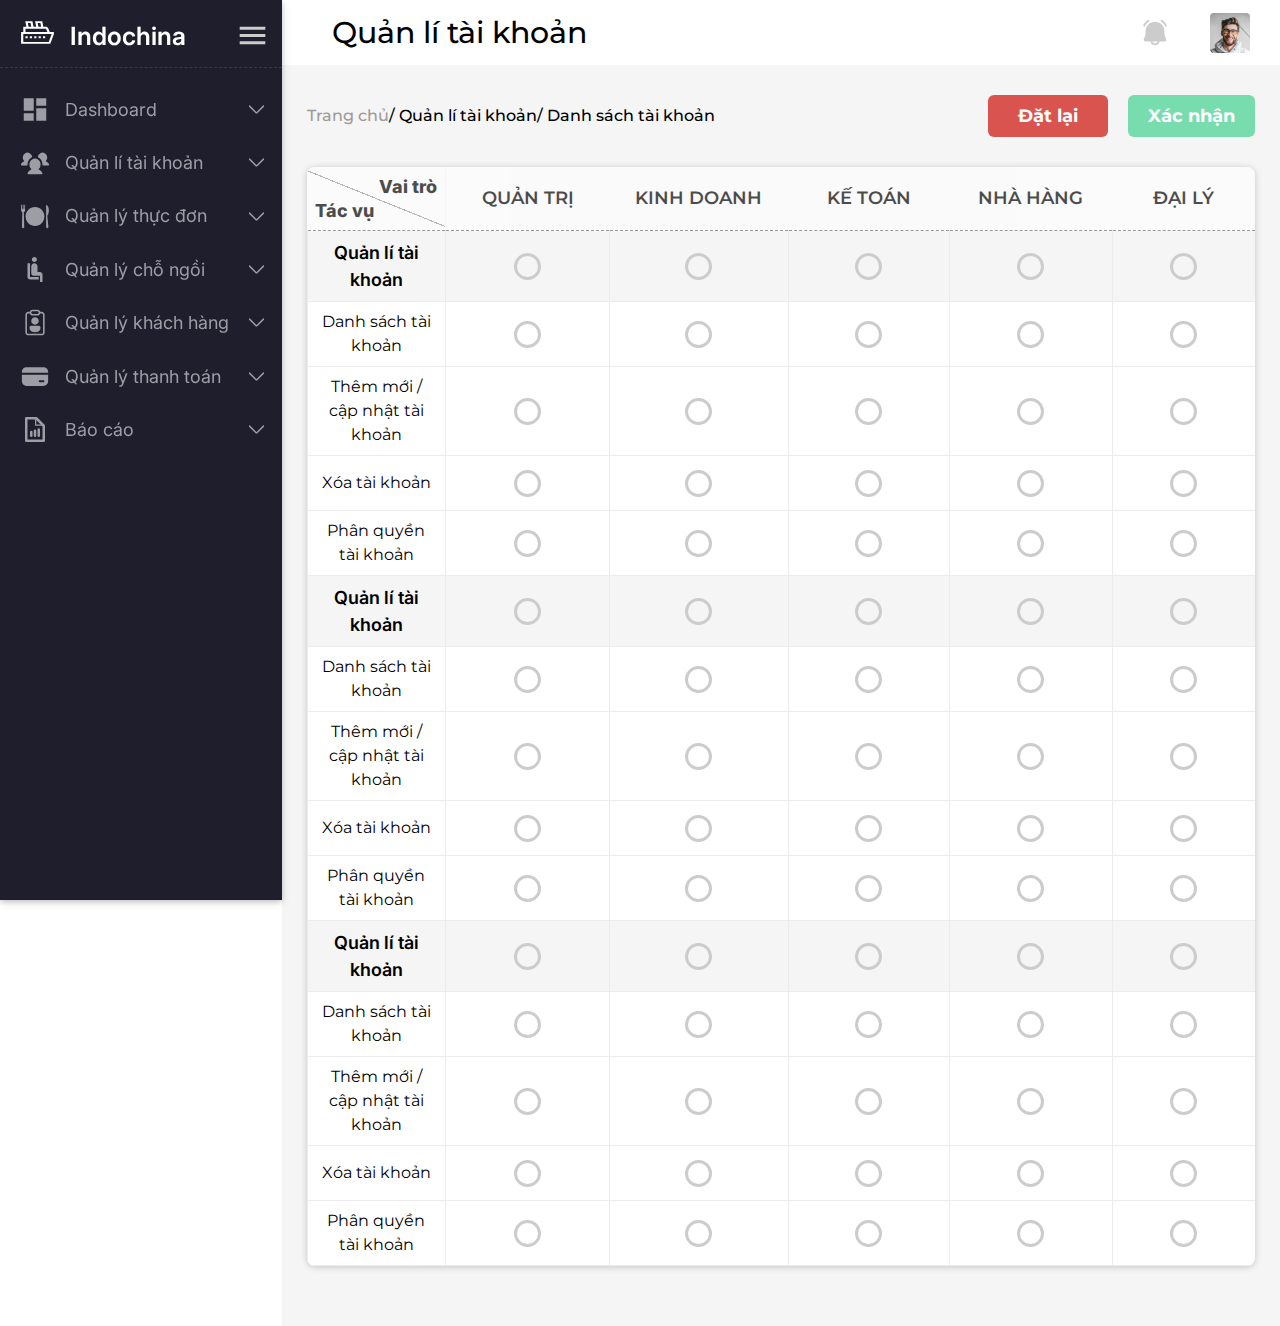
<file: index.html>
<!DOCTYPE html>
<html lang="en">
<head>
    <meta charset="UTF-8">
    <meta http-equiv="X-UA-Compatible" content="IE=edge">
    <meta name="viewport" content="width=device-width, initial-scale=1.0">
    <link rel="stylesheet" href="./assets/css/style.css">
    <title>Document</title>
</head>
<body>
    <div class="d-flex justify-space-bw width-100vw">
        <!-- Left menu  -->
        <div w3-include-html="leftmenu.html"></div>

        <!-- Header  -->
        <div id ="header" class="width-100" style="margin-left:22%">
          <div w3-include-html="header.html"></div>
          <div w3-include-html="authorization.html"></div>    
          <!-- authorization       -->
        </div>

    </div>
    <script  src="./assets/js/main.js">       
    </script>
</body>

      
</html>
</file>
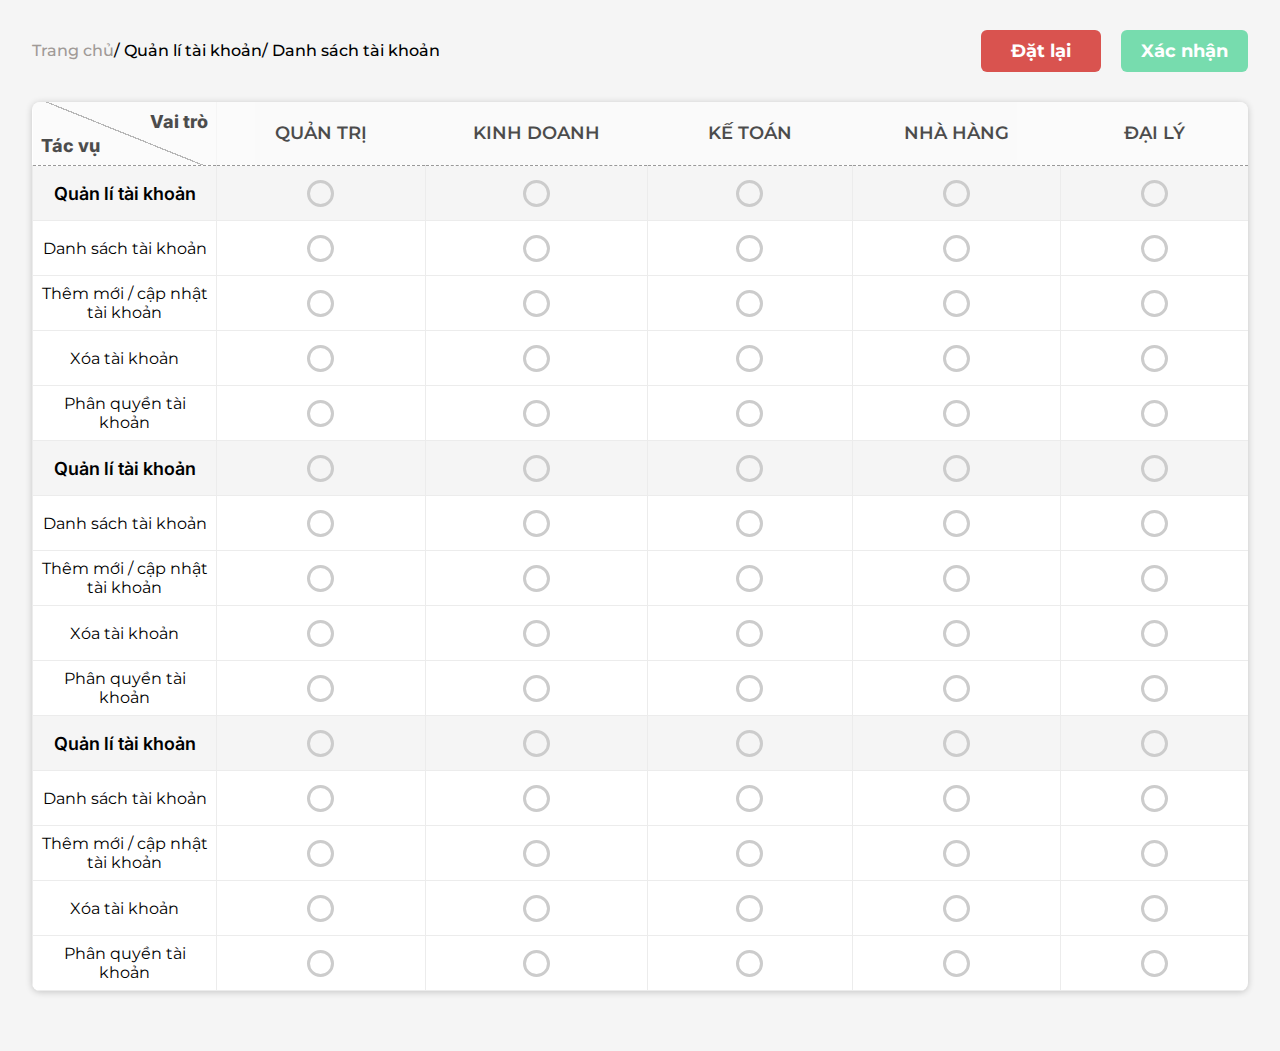
<file: authorization.html>
<!DOCTYPE html>
<html lang="en">
<head>
    <meta charset="UTF-8">
    <meta http-equiv="X-UA-Compatible" content="IE=edge">
    <meta name="viewport" content="width=device-width, initial-scale=1.0">
    <link rel="stylesheet" href="./assets/css/style.css">
    <link rel="stylesheet" href="./assets/css/authorization.css">
    <link rel="preconnect" href="https://fonts.googleapis.com">
    <link rel="preconnect" href="https://fonts.gstatic.com" crossorigin>
    <link href="https://fonts.googleapis.com/css2?family=Montserrat:ital,wght@0,100;0,200;0,300;0,400;0,500;0,600;0,700;0,800;0,900;1,100;1,200;1,300;1,400;1,500;1,600;1,700;1,800;1,900&display=swap" rel="stylesheet"> 
    <link href="https://fonts.googleapis.com/css2?family=Inter:wght@100;200;300;400;500;600;700&display=swap" rel="stylesheet">
    <title>authorization</title>
</head>
<body>
    <div class="app">
        <div class="authorization">
            <div class="authorization__header d-flex justify-space-bw">
               <h4 class="VSSE__body-title-text">
                    <span style=" color: #A09A97;">Trang chủ</span>/ Quản lí tài khoản/ Danh sách tài khoản
               </h4>
               <div class="authorization__body-btn d-flex">
                    <div class="authorization__body-btn-reset">Đặt lại</div>
                    <div class="authorization__body-btn-confirm" onclick="popupOpen()">Xác nhận</div>
               </div>
            </div>
            <div class="authorization__body">
                <table>
                    <tr style="position: relative;" class="authorization__body-table-heading overlay-row">
                      <th class="element-with-border" style="position: relative;" >
                        <span class="title-top-right">Vai trò</span>
                        <span class="title-bottom-left">Tác vụ</span>
                      </th>
                      <th style="border-left: 1px solid #ECECEC; ">QUẢN TRỊ</th>
                      <th>KINH DOANH</th>
                      <th>KẾ TOÁN</th>
                      <th>NHÀ HÀNG</th>
                      <th>ĐẠI LÝ</th>
                    </tr>
                    <tr style="background: #F5F5F5;">
                      <td class="authorization__table-body-th">Quản lí tài khoản</td>
                      <td>
                        <label>
                          <input type="checkbox" class="custom-checkbox">
                          <span class="custom-label"></span>
                        </label>
                      </td>
                      <td>
                        <label>
                          <input type="checkbox" class="custom-checkbox">
                          <span class="custom-label"></span>
                        </label>
                      </td>
                      <td>
                         <label>
                          <input type="checkbox" class="custom-checkbox">
                          <span class="custom-label"></span>
                        </label>
                      </td>
                      <td>
                         <label>
                          <input type="checkbox" class="custom-checkbox">
                          <span class="custom-label"></span>
                        </label>
                      </td>
                      <td>
                         <label>
                          <input type="checkbox" class="custom-checkbox">
                          <span class="custom-label"></span>
                        </label>
                      </td>
                    </tr>
                    <tr>
                      <td>Danh sách tài khoản</td>
                      <td>
                         <label>
                          <input type="checkbox" class="custom-checkbox">
                          <span class="custom-label"></span>
                        </label>
                      </td>
                      <td>
                         <label>
                          <input type="checkbox" class="custom-checkbox">
                          <span class="custom-label"></span>
                        </label>
                      </td>
                      <td>
                         <label>
                          <input type="checkbox" class="custom-checkbox">
                          <span class="custom-label"></span>
                        </label>
                      </td>
                      <td>
                         <label>
                          <input type="checkbox" class="custom-checkbox">
                          <span class="custom-label"></span>
                        </label>
                      </td>
                      <td>
                         <label>
                          <input type="checkbox" class="custom-checkbox">
                          <span class="custom-label"></span>
                        </label>
                      </td>
                    </tr>

                    <tr>
                        <td>Thêm mới / cập nhật tài khoản</td>
                        <td>
                           <label>
                          <input type="checkbox" class="custom-checkbox">
                          <span class="custom-label"></span>
                        </label>
                        </td>
                        <td>
                           <label>
                          <input type="checkbox" class="custom-checkbox">
                          <span class="custom-label"></span>
                        </label>
                        </td>
                        <td>
                           <label>
                          <input type="checkbox" class="custom-checkbox">
                          <span class="custom-label"></span>
                        </label>
                        </td>
                        <td>
                           <label>
                          <input type="checkbox" class="custom-checkbox">
                          <span class="custom-label"></span>
                        </label>
                        </td>
                        <td>
                           <label>
                          <input type="checkbox" class="custom-checkbox">
                          <span class="custom-label"></span>
                        </label>
                        </td>
                    </tr>

                    <tr>
                        <td>Xóa tài khoản</td>
                        <td>
                           <label>
                          <input type="checkbox" class="custom-checkbox">
                          <span class="custom-label"></span>
                        </label>
                        </td>
                        <td>
                           <label>
                          <input type="checkbox" class="custom-checkbox">
                          <span class="custom-label"></span>
                        </label>
                        </td>
                        <td>
                           <label>
                          <input type="checkbox" class="custom-checkbox">
                          <span class="custom-label"></span>
                        </label>
                        </td>
                        <td>
                           <label>
                          <input type="checkbox" class="custom-checkbox">
                          <span class="custom-label"></span>
                        </label>
                        </td>
                        <td>
                          <label>
                            <input type="checkbox" class="custom-checkbox">
                            <span class="custom-label"></span>
                          </label>
                        </td>
                    </tr>
                    <tr>
                      <td>Phân quyền tài khoản</td>
                      <td>
                         <label>
                        <input type="checkbox" class="custom-checkbox">
                        <span class="custom-label"></span>
                      </label>
                      </td>
                      <td>
                         <label>
                        <input type="checkbox" class="custom-checkbox">
                        <span class="custom-label"></span>
                      </label>
                      </td>
                      <td>
                         <label>
                        <input type="checkbox" class="custom-checkbox">
                        <span class="custom-label"></span>
                      </label>
                      </td>
                      <td>
                         <label>
                        <input type="checkbox" class="custom-checkbox">
                        <span class="custom-label"></span>
                      </label>
                      </td>
                      <td>
                        <label>
                          <input type="checkbox" class="custom-checkbox">
                          <span class="custom-label"></span>
                        </label>
                      </td>
                  </tr>

                  <!-- End quản lý tài khoản  -->
                  <tr style="background: #F5F5F5;">
                    <td class="authorization__table-body-th">Quản lí tài khoản</td>
                    <td>
                      <label>
                        <input type="checkbox" class="custom-checkbox">
                        <span class="custom-label"></span>
                      </label>
                    </td>
                    <td>
                      <label>
                        <input type="checkbox" class="custom-checkbox">
                        <span class="custom-label"></span>
                      </label>
                    </td>
                    <td>
                       <label>
                        <input type="checkbox" class="custom-checkbox">
                        <span class="custom-label"></span>
                      </label>
                    </td>
                    <td>
                       <label>
                        <input type="checkbox" class="custom-checkbox">
                        <span class="custom-label"></span>
                      </label>
                    </td>
                    <td>
                       <label>
                        <input type="checkbox" class="custom-checkbox">
                        <span class="custom-label"></span>
                      </label>
                    </td>
                  </tr>
                  <tr>
                    <td>Danh sách tài khoản</td>
                    <td>
                       <label>
                        <input type="checkbox" class="custom-checkbox">
                        <span class="custom-label"></span>
                      </label>
                    </td>
                    <td>
                       <label>
                        <input type="checkbox" class="custom-checkbox">
                        <span class="custom-label"></span>
                      </label>
                    </td>
                    <td>
                       <label>
                        <input type="checkbox" class="custom-checkbox">
                        <span class="custom-label"></span>
                      </label>
                    </td>
                    <td>
                       <label>
                        <input type="checkbox" class="custom-checkbox">
                        <span class="custom-label"></span>
                      </label>
                    </td>
                    <td>
                       <label>
                        <input type="checkbox" class="custom-checkbox">
                        <span class="custom-label"></span>
                      </label>
                    </td>
                  </tr>

                  <tr>
                      <td>Thêm mới / cập nhật tài khoản</td>
                      <td>
                         <label>
                        <input type="checkbox" class="custom-checkbox">
                        <span class="custom-label"></span>
                      </label>
                      </td>
                      <td>
                         <label>
                        <input type="checkbox" class="custom-checkbox">
                        <span class="custom-label"></span>
                      </label>
                      </td>
                      <td>
                         <label>
                        <input type="checkbox" class="custom-checkbox">
                        <span class="custom-label"></span>
                      </label>
                      </td>
                      <td>
                         <label>
                        <input type="checkbox" class="custom-checkbox">
                        <span class="custom-label"></span>
                      </label>
                      </td>
                      <td>
                         <label>
                        <input type="checkbox" class="custom-checkbox">
                        <span class="custom-label"></span>
                      </label>
                      </td>
                  </tr>

                  <tr>
                      <td>Xóa tài khoản</td>
                      <td>
                         <label>
                        <input type="checkbox" class="custom-checkbox">
                        <span class="custom-label"></span>
                      </label>
                      </td>
                      <td>
                         <label>
                        <input type="checkbox" class="custom-checkbox">
                        <span class="custom-label"></span>
                      </label>
                      </td>
                      <td>
                         <label>
                        <input type="checkbox" class="custom-checkbox">
                        <span class="custom-label"></span>
                      </label>
                      </td>
                      <td>
                         <label>
                        <input type="checkbox" class="custom-checkbox">
                        <span class="custom-label"></span>
                      </label>
                      </td>
                      <td>
                        <label>
                          <input type="checkbox" class="custom-checkbox">
                          <span class="custom-label"></span>
                        </label>
                      </td>
                  </tr>
                  <tr>
                    <td>Phân quyền tài khoản</td>
                    <td>
                       <label>
                      <input type="checkbox" class="custom-checkbox">
                      <span class="custom-label"></span>
                    </label>
                    </td>
                    <td>
                       <label>
                      <input type="checkbox" class="custom-checkbox">
                      <span class="custom-label"></span>
                    </label>
                    </td>
                    <td>
                       <label>
                      <input type="checkbox" class="custom-checkbox">
                      <span class="custom-label"></span>
                    </label>
                    </td>
                    <td>
                       <label>
                      <input type="checkbox" class="custom-checkbox">
                      <span class="custom-label"></span>
                    </label>
                    </td>
                    <td>
                      <label>
                        <input type="checkbox" class="custom-checkbox">
                        <span class="custom-label"></span>
                      </label>
                    </td>
                </tr>

                <!-- End quản lý tài khoản  -->
                <tr style="background: #F5F5F5;">
                  <td class="authorization__table-body-th">Quản lí tài khoản</td>
                  <td>
                    <label>
                      <input type="checkbox" class="custom-checkbox">
                      <span class="custom-label"></span>
                    </label>
                  </td>
                  <td>
                    <label>
                      <input type="checkbox" class="custom-checkbox">
                      <span class="custom-label"></span>
                    </label>
                  </td>
                  <td>
                     <label>
                      <input type="checkbox" class="custom-checkbox">
                      <span class="custom-label"></span>
                    </label>
                  </td>
                  <td>
                     <label>
                      <input type="checkbox" class="custom-checkbox">
                      <span class="custom-label"></span>
                    </label>
                  </td>
                  <td>
                     <label>
                      <input type="checkbox" class="custom-checkbox">
                      <span class="custom-label"></span>
                    </label>
                  </td>
                </tr>
                <tr>
                  <td>Danh sách tài khoản</td>
                  <td>
                     <label>
                      <input type="checkbox" class="custom-checkbox">
                      <span class="custom-label"></span>
                    </label>
                  </td>
                  <td>
                     <label>
                      <input type="checkbox" class="custom-checkbox">
                      <span class="custom-label"></span>
                    </label>
                  </td>
                  <td>
                     <label>
                      <input type="checkbox" class="custom-checkbox">
                      <span class="custom-label"></span>
                    </label>
                  </td>
                  <td>
                     <label>
                      <input type="checkbox" class="custom-checkbox">
                      <span class="custom-label"></span>
                    </label>
                  </td>
                  <td>
                     <label>
                      <input type="checkbox" class="custom-checkbox">
                      <span class="custom-label"></span>
                    </label>
                  </td>
                </tr>

                <tr>
                    <td>Thêm mới / cập nhật tài khoản</td>
                    <td>
                       <label>
                      <input type="checkbox" class="custom-checkbox">
                      <span class="custom-label"></span>
                    </label>
                    </td>
                    <td>
                       <label>
                      <input type="checkbox" class="custom-checkbox">
                      <span class="custom-label"></span>
                    </label>
                    </td>
                    <td>
                       <label>
                      <input type="checkbox" class="custom-checkbox">
                      <span class="custom-label"></span>
                    </label>
                    </td>
                    <td>
                       <label>
                      <input type="checkbox" class="custom-checkbox">
                      <span class="custom-label"></span>
                    </label>
                    </td>
                    <td>
                       <label>
                      <input type="checkbox" class="custom-checkbox">
                      <span class="custom-label"></span>
                    </label>
                    </td>
                </tr>

                <tr>
                    <td>Xóa tài khoản</td>
                    <td>
                       <label>
                      <input type="checkbox" class="custom-checkbox">
                      <span class="custom-label"></span>
                    </label>
                    </td>
                    <td>
                       <label>
                      <input type="checkbox" class="custom-checkbox">
                      <span class="custom-label"></span>
                    </label>
                    </td>
                    <td>
                       <label>
                      <input type="checkbox" class="custom-checkbox">
                      <span class="custom-label"></span>
                    </label>
                    </td>
                    <td>
                       <label>
                      <input type="checkbox" class="custom-checkbox">
                      <span class="custom-label"></span>
                    </label>
                    </td>
                    <td>
                      <label>
                        <input type="checkbox" class="custom-checkbox">
                        <span class="custom-label"></span>
                      </label>
                    </td>
                </tr>
                <tr>
                  <td>Phân quyền tài khoản</td>
                  <td>
                     <label>
                    <input type="checkbox" class="custom-checkbox">
                    <span class="custom-label"></span>
                  </label>
                  </td>
                  <td>
                     <label>
                    <input type="checkbox" class="custom-checkbox">
                    <span class="custom-label"></span>
                  </label>
                  </td>
                  <td>
                     <label>
                    <input type="checkbox" class="custom-checkbox">
                    <span class="custom-label"></span>
                  </label>
                  </td>
                  <td>
                     <label>
                    <input type="checkbox" class="custom-checkbox">
                    <span class="custom-label"></span>
                  </label>
                  </td>
                  <td>
                    <label>
                      <input type="checkbox" class="custom-checkbox">
                      <span class="custom-label"></span>
                    </label>
                  </td>
              </tr>

              <!-- End quản lý tài khoản  -->

                  
                  </table>
            </div>
        </div>
    </div>
    <div class="VSSE__popup-container width-100vw heigh-100 d-flex align-item-center js-VSSE__popup-container">
      <div class="VSSE__popup-overlay js-VSSE__modal-overlay d-flex align-item-center" >
        <div class="VSSE__popup">
          <div class="VSSE__popup-header">
            <svg xmlns="http://www.w3.org/2000/svg" width="65" height="65" viewBox="0 0 100 100" fill="none">
              <path d="M54.1667 54.1667H45.8333V29.1667H54.1667M45.8333 62.5H54.1667V70.8333H45.8333M65.5417 12.5H34.4583L12.5 34.4583V65.5417L34.4583 87.5H65.5417L87.5 65.5417V34.4583L65.5417 12.5Z" fill="#FFC836"/>
            </svg>
            <h3 class="VSSE__popup-header-title">Xác nhận</h3>
          </div>
          <div class="VSSE__popup-body">
            <p class="VSSE__popup-body-text">Bạn đã chắc chắn muốn thực hiện những thay đổi này?</p>
          </div>
          <div class="VSSE__popup-footer">
            <button class="VSSE__modal-btn-close js-VSSE__modal-btn-close" onclick="popupClose()">Thoát</button>
            <button class="VSSE__modal-btn-confirm" >Đồng ý</button>
          </div>
        </div>
      </div>
    </div>
    <script src="./assets/js/main.js"></script>    
</body>
</html>
</file>
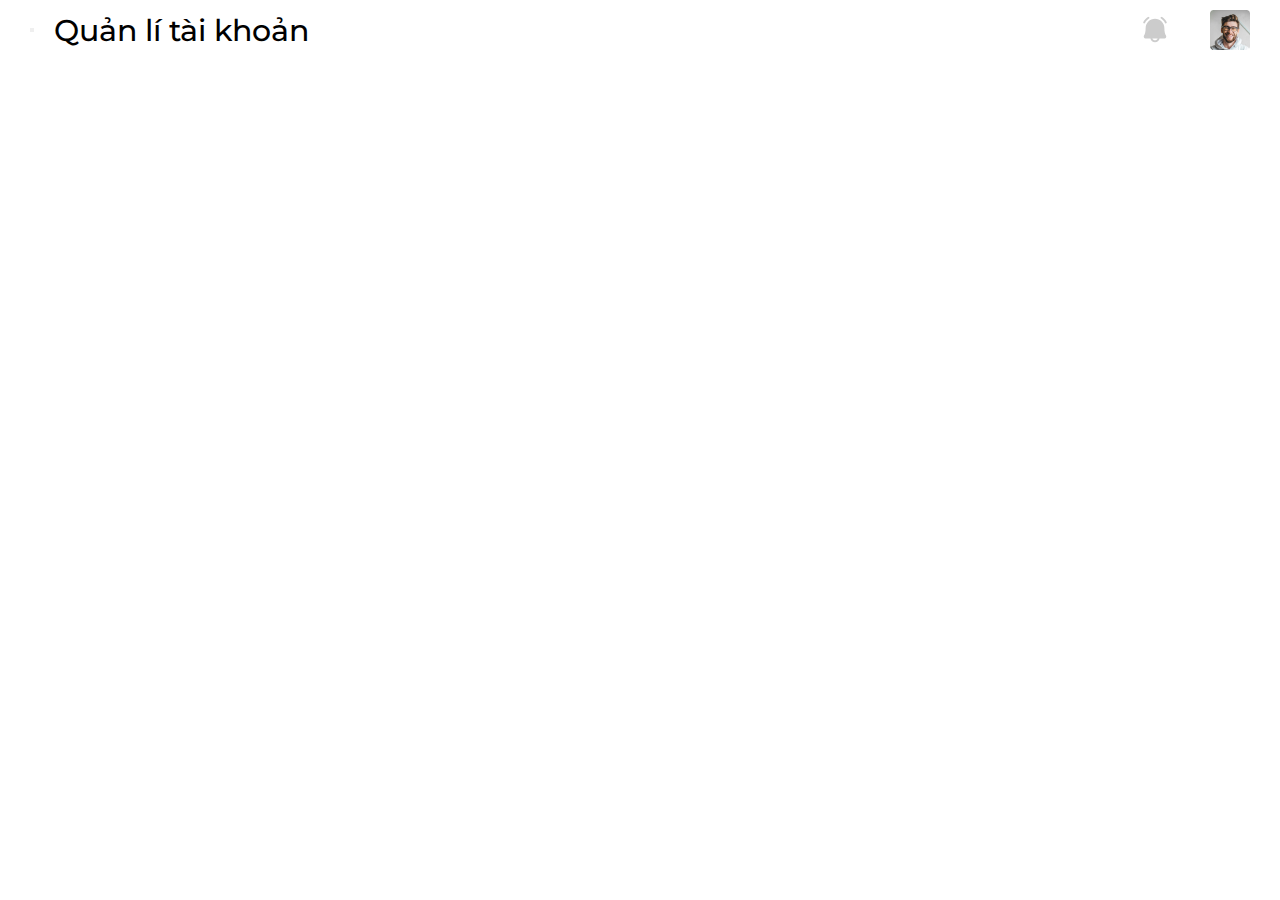
<file: header.html>
<!DOCTYPE html>
<html lang="en">
<head>
    <meta charset="UTF-8">
    <meta http-equiv="X-UA-Compatible" content="IE=edge">
    <meta name="viewport" content="width=device-width, initial-scale=1.0">
    <link rel="stylesheet" href="./assets/css/style.css">
    <link rel="stylesheet" href="./assets/css/style.css ">
    <link rel="preconnect" href="https://fonts.googleapis.com">
    <link rel="preconnect" href="https://fonts.googleapis.com">
    <link rel="preconnect" href="https://fonts.gstatic.com" crossorigin>
    <link href="https://fonts.googleapis.com/css2?family=Montserrat:ital,wght@0,100;0,200;0,300;0,400;0,500;0,600;0,700;0,800;0,900;1,100;1,200;1,300;1,400;1,500;1,600;1,700;1,800;1,900&display=swap" rel="stylesheet">
    <link rel="preconnect" href="https://fonts.googleapis.com">
    <link rel="preconnect" href="https://fonts.gstatic.com" crossorigin>
    <link href="https://fonts.googleapis.com/css2?family=Inter:wght@100;200;300;400;500;600;700&display=swap" rel="stylesheet">
    <link rel="preconnect" href="https://fonts.googleapis.com">
    <link rel="preconnect" href="https://fonts.gstatic.com" crossorigin>
    <link href="https://fonts.googleapis.com/css2?family=Open+Sans:ital,wght@0,300;0,400;0,500;1,300;1,400;1,500&display=swap" rel="stylesheet">
    <title>Document</title>
</head>
<body>
    <div class="VSSE__header ">
        <div class="VSSE__header-container d-flex align-item-center justify-space-bw">
            
            <div class="VSSE__header-container-title d-flex align-item-center">
                <button  class="w3-button  VSSE__header-showmenu-btn" onclick="w3_open()">
                    <svg id="showmenu" class="VSSE__header-show-menu-icon" xmlns="http://www.w3.org/2000/svg" width="42" height="43" viewBox="0 0 42 43" fill="none">
                        <path d="M5.25 32.25H36.75V28.6667H5.25V32.25ZM5.25 23.2917H36.75V19.7083H5.25V23.2917ZM5.25 10.75V14.3333H36.75V10.75H5.25Z" fill="#1E1E2D"/>
                    </svg>
                </button>
                <h1 class="VSSE__header-title">Quản lí tài khoản</h1>
            </div>
            <div class="VSSE__header-infomation d-flex align-item-center">
                <div class="VSSE__header-notification d-flex align-item-center">
                        <svg class="VSSE_header-notification-icon" xmlns="http://www.w3.org/2000/svg" width="40" height="40" viewBox="0 0 40 40" fill="none">
                            <path d="M35.0001 11.1094C34.7059 11.2618 34.3632 11.2911 34.0473 11.1909C33.7315 11.0907 33.4683 10.8692 33.3157 10.575C32.1226 8.21799 30.3166 6.22581 28.0876 4.80784C27.9487 4.72023 27.8284 4.60611 27.7336 4.472C27.6388 4.33789 27.5713 4.18643 27.535 4.02625C27.4988 3.86606 27.4944 3.70031 27.5222 3.53844C27.55 3.37657 27.6094 3.22176 27.697 3.08284C27.7846 2.94393 27.8987 2.82363 28.0328 2.72882C28.1669 2.63401 28.3184 2.56655 28.4786 2.53027C28.6388 2.494 28.8045 2.48963 28.9664 2.51742C29.1283 2.54521 29.2831 2.6046 29.422 2.69222C32.0198 4.35556 34.1292 6.67904 35.5345 9.42503C35.6869 9.71928 35.7162 10.062 35.616 10.3778C35.5158 10.6937 35.2942 10.9568 35.0001 11.1094ZM5.5798 11.25C5.8088 11.2499 6.03338 11.1869 6.22902 11.0679C6.42465 10.9489 6.58383 10.7784 6.68917 10.575C7.8823 8.21799 9.68827 6.22581 11.9173 4.80784C12.0562 4.72023 12.1765 4.60611 12.2713 4.472C12.3661 4.33789 12.4336 4.18643 12.4699 4.02625C12.5061 3.86606 12.5105 3.70031 12.4827 3.53844C12.4549 3.37657 12.3955 3.22176 12.3079 3.08284C12.2203 2.94393 12.1062 2.82363 11.9721 2.72882C11.838 2.63401 11.6865 2.56655 11.5263 2.53027C11.3661 2.494 11.2004 2.48963 11.0385 2.51742C10.8766 2.54521 10.7218 2.6046 10.5829 2.69222C7.98512 4.35556 5.8757 6.67904 4.47042 9.42503C4.37173 9.61553 4.32373 9.82823 4.33105 10.0426C4.33836 10.2571 4.40074 10.466 4.51219 10.6493C4.62363 10.8327 4.78038 10.9842 4.96736 11.0894C5.15434 11.1946 5.36525 11.2499 5.5798 11.25ZM34.6579 27.4907C34.8794 27.8704 34.9968 28.3018 34.9983 28.7415C34.9998 29.1811 34.8854 29.6133 34.6665 29.9945C34.4477 30.3758 34.1322 30.6926 33.7518 30.9131C33.3715 31.1335 32.9397 31.2497 32.5001 31.25H26.1251C25.8382 32.6629 25.0717 33.9331 23.9554 34.8455C22.8392 35.7579 21.4418 36.2563 20.0001 36.2563C18.5584 36.2563 17.1611 35.7579 16.0448 34.8455C14.9285 33.9331 14.162 32.6629 13.8751 31.25H7.50011C7.06077 31.2492 6.62941 31.1325 6.2495 30.9119C5.86958 30.6912 5.55452 30.3744 5.33605 29.9932C5.11758 29.612 5.00342 29.18 5.00506 28.7407C5.00671 28.3013 5.1241 27.8702 5.34542 27.4907C6.75324 25.061 7.50011 21.6063 7.50011 17.5C7.50011 14.1848 8.81707 11.0054 11.1613 8.6612C13.5055 6.31699 16.6849 5.00003 20.0001 5.00003C23.3153 5.00003 26.4947 6.31699 28.8389 8.6612C31.1832 11.0054 32.5001 14.1848 32.5001 17.5C32.5001 21.6047 33.247 25.0594 34.6579 27.4907ZM23.5345 31.25H16.4657C16.7247 31.9804 17.2036 32.6125 17.8365 33.0596C18.4694 33.5067 19.2252 33.7468 20.0001 33.7468C20.775 33.7468 21.5309 33.5067 22.1638 33.0596C22.7967 32.6125 23.2755 31.9804 23.5345 31.25Z" fill="#CCCCCC"/>
                        </svg>
                </div>
                <div class="VSSE__header-avatar d-flex align-item-center">
                    <img src="./assets/imgs/avatar.png" alt="" class="VSSE__header-avatar-image">
                </div>
            </div>
        </div>
    </div>

</body>
<script src="./assets/js/main.js"></script>
</html>
</file>
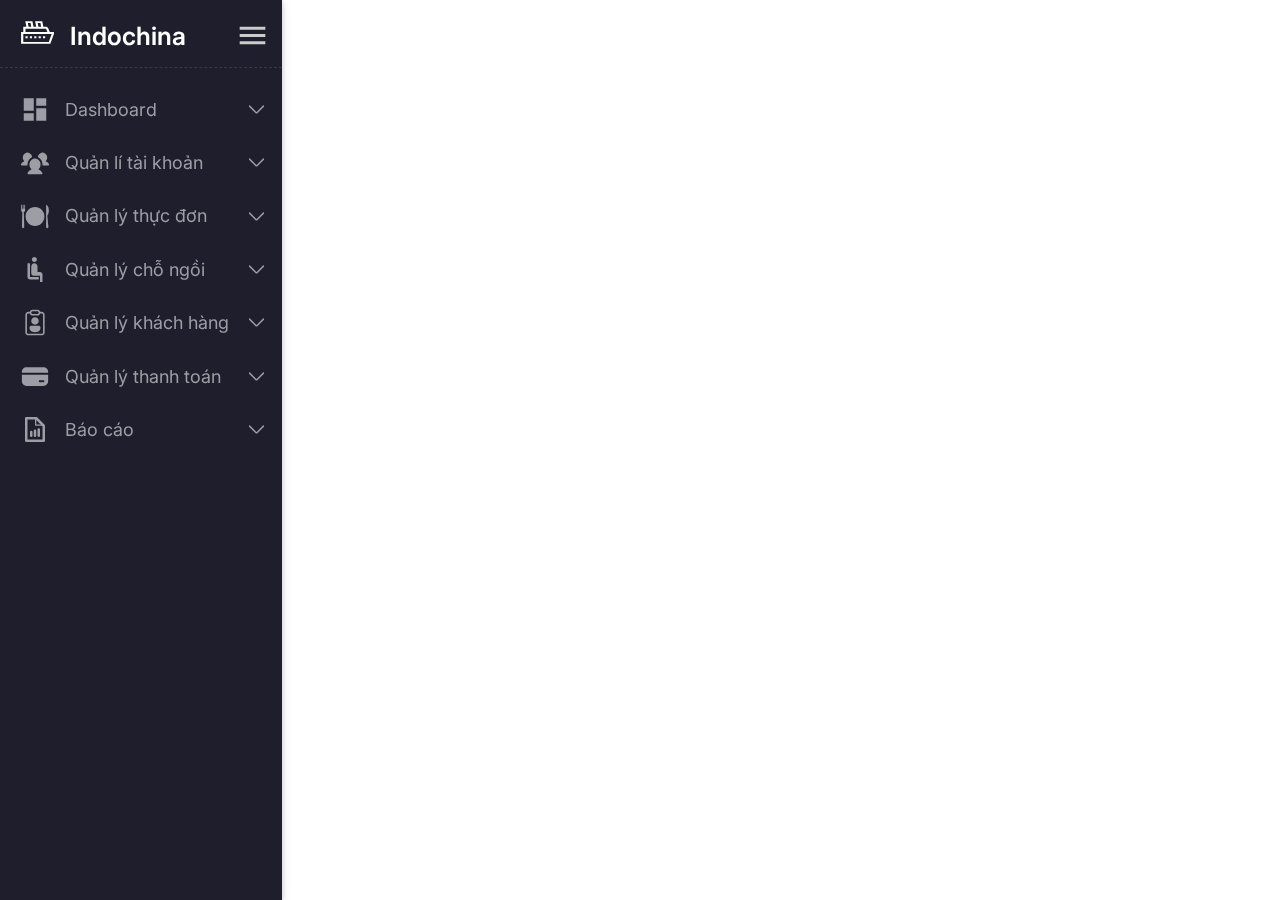
<file: leftmenu.html>
<!DOCTYPE html>
<html>
<title>W3.CSS</title>
<meta name="viewport" content="width=device-width, initial-scale=1">
<link rel="stylesheet" href="https://www.w3schools.com/w3css/4/w3.css">
<link rel="stylesheet" href="https://cdnjs.cloudflare.com/ajax/libs/font-awesome/4.7.0/css/font-awesome.min.css">
<link rel="stylesheet" href="./assets/css/style.css">
<link rel="stylesheet" href="./assets/css/leftmenu.css">
<link rel="preconnect" href="https://fonts.gstatic.com" crossorigin>
<link href="https://fonts.googleapis.com/css2?family=Inter:wght@100;200;300;400;500;600;700;800;900&display=swap" rel="stylesheet">
<body>

    <!-- <div class="d-flex justify-space-bw width-100vw"> -->
        <div  id="leftmenubar" class="w3-sidebar w3-bar-block  w3-card VSSE-leftmenu-container">
            <!-- Header leftmenu  -->
            <div class="VSSE__leftmenu-header d-flex">
                <div class="d-flex align-item-center">
                    <div class="VSSE__leftmenu-logo">
                        <svg class="VSSE__leftmenu-header-icon" xmlns="http://www.w3.org/2000/svg" width="50" height="43" viewBox="0 0 50 43" fill="none">
                            <path d="M40.1236 15.2065C39.9032 14.6887 39.5035 14.2415 38.9783 13.9252C38.4532 13.6089 37.8279 13.4387 37.1868 13.4375H33.3549L31.7924 5.375H21.593L23.1555 13.4375H19.2924L17.7299 5.375H7.53047L9.09297 13.4375H4.6875V20.8281H1.5625V37.625H43.3327L48.4375 23.7227V20.8281H42.5007L40.1236 15.2065ZM29.1451 8.0625L30.1868 13.4375H26.3236L25.282 8.0625H29.1451ZM15.0826 8.0625L16.1243 13.4375H12.2611L11.2195 8.0625H15.0826ZM7.8125 16.125H37.1868L39.1754 20.8281H7.8125V16.125ZM45.2365 23.5156L41.0423 34.9375H4.6875V23.5156H45.2365Z" fill="white"/>
                            <path d="M7.8125 26.875H10.9375V29.5625H7.8125V26.875ZM14.0625 26.875H17.1875V29.5625H14.0625V26.875ZM20.3125 26.875H23.4375V29.5625H20.3125V26.875ZM26.5625 26.875H29.6875V29.5625H26.5625V26.875ZM32.8125 26.875H35.9375V29.5625H32.8125V26.875Z" fill="white"/>
                          </svg>
                    </div>
                    <div class="VSSE__leftmenu-title">
                        Indochina
                    </div>
                </div>
                <div class="VSSE__leftmenu-options d-flex align-item-center">
                  <button class=" w3-button w3-large VSSE__leftmenu-header-button" onclick="w3_close()">
                    <svg class="VSSE__leftmenu-header-icon" xmlns="http://www.w3.org/2000/svg" width="42" height="43" viewBox="0 0 42 43" fill="none">
                      <path d="M5.25 32.25H36.75V28.6667H5.25V32.25ZM5.25 23.2917H36.75V19.7083H5.25V23.2917ZM5.25 10.75V14.3333H36.75V10.75H5.25Z" fill="#CCCCCC"/>
                    </svg>
                  </button>
                    
                </div>
            </div>
            <!-- End header leftmenu  -->
            <div class="VSSE__leftmenu-controls">
              <!-- Dashbroad -->
              <div class="VSSE__leftmenu-item-container">
                  <div class="VSSE__leftmenu-item d-flex align-item-center justify-space-bw ">
                      <div class="d-flex align-item-center justify-space-bw width-100">
                          <div class="VSSE__leftmenu-icon-container d-flex align-item-center">
                              <svg class="VSSE__leftmenu-icon" xmlns="http://www.w3.org/2000/svg" width="37" height="37" viewBox="0 0 37 37" fill="none">
                                  <path d="M20.0417 13.875V4.625H32.375V13.875H20.0417ZM4.625 20.0417V4.625H16.9583V20.0417H4.625ZM20.0417 32.375V16.9583H32.375V32.375H20.0417ZM4.625 32.375V23.125H16.9583V32.375H4.625Z" fill="#9D9DA6"/>
                              </svg>
                          </div>
                          <div class="VSSE__leftmenu-btn-container width-100 ">
                              <button class="w3-button w3-block w3-left-align d-flex align-item-center justify-space-bw VSSE__leftmenu-btn" onclick="">
                                <h4 class="VSSE__leftmenu-name-option">Dashboard</h4> 
                                <div class="VSSE__leftmenu-icon-drop d-flex align-item-center">
                                  <svg xmlns="http://www.w3.org/2000/svg" width="15" height="15" viewBox="0 0 15 15" fill="none">
                                      <g clip-path="url(#clip0_1788_2983)">
                                        <path d="M0.535767 4.125L7.12505 10.7143C7.17315 10.7655 7.23124 10.8064 7.29574 10.8343C7.36023 10.8622 7.42977 10.8766 7.50005 10.8766C7.57033 10.8766 7.63987 10.8622 7.70437 10.8343C7.76887 10.8064 7.82696 10.7655 7.87505 10.7143L14.4643 4.125" stroke="#9D9DA6" stroke-width="1.42857" stroke-linecap="round" stroke-linejoin="round"/>
                                      </g>
                                      <defs>
                                        <clipPath id="clip0_1788_2983">
                                          <rect width="15" height="15" fill="white"/>
                                        </clipPath>
                                      </defs>
                                    </svg>
                              </div>
                              </button>
                          </div>
                      </div>           
                  </div>
              
                <div id="" class="w3-hide ">
                  <a href="#" class="w3-bar-item w3-button VSSE__leftmenu-nav-link">
                    <div class="sidebar-dropdow-item-container d-flex align-item-center">
                        <svg xmlns="http://www.w3.org/2000/svg" width="37" height="34" viewBox="0 0 37 34" fill="none">
                            <path d="M18.5 15.4167C17.6822 15.4167 16.898 15.7416 16.3197 16.3198C15.7415 16.8981 15.4166 17.6823 15.4166 18.5001C15.4166 19.3178 15.7415 20.1021 16.3197 20.6803C16.898 21.2586 17.6822 21.5834 18.5 21.5834C20.2112 21.5834 21.5833 20.2113 21.5833 18.5001C21.5833 17.6823 21.2584 16.8981 20.6802 16.3198C20.102 15.7416 19.3177 15.4167 18.5 15.4167Z" fill="white"/>
                          </svg>
                          <h5 class="VSSE__leftmenu-navbar-text button-click">
                              Danh sách
                          </h5>
                    </div>                   
                  </a>
                  <a href="#" class="w3-bar-item w3-button VSSE__leftmenu-nav-link">
                    <div class="sidebar-dropdow-item-container d-flex align-item-center">
                        <svg xmlns="http://www.w3.org/2000/svg" width="37" height="34" viewBox="0 0 37 34" fill="none">
                            <path d="M18.5 15.4167C17.6822 15.4167 16.898 15.7416 16.3197 16.3198C15.7415 16.8981 15.4166 17.6823 15.4166 18.5001C15.4166 19.3178 15.7415 20.1021 16.3197 20.6803C16.898 21.2586 17.6822 21.5834 18.5 21.5834C20.2112 21.5834 21.5833 20.2113 21.5833 18.5001C21.5833 17.6823 21.2584 16.8981 20.6802 16.3198C20.102 15.7416 19.3177 15.4167 18.5 15.4167Z" fill="white"/>
                          </svg>
                          <h5 class="VSSE__leftmenu-navbar-text">
                            Phân quyền
                          </h5>
                    </div>  
                  </a>
                </div>
              </div>
            <!-- End left menu items -->
      
            <!-- Quản lý tài khoản -->
            <div class="VSSE__leftmenu-item-container">
                <div class="VSSE__leftmenu-item d-flex align-item-center justify-space-bw ">
                    <div class="d-flex align-item-center justify-space-bw width-100">
                        <div class="VSSE__leftmenu-icon-container d-flex align-item-center">
                          <svg class="VSSE__leftmenu-icon" xmlns="http://www.w3.org/2000/svg" width="37" height="39" viewBox="0 0 37 39" fill="none">
                            <path d="M9.2673 22.5165C9.27122 22.599 9.25917 22.6815 9.23187 22.759C9.20458 22.8365 9.16262 22.9073 9.10854 22.9672C9.05446 23.027 8.98939 23.0747 8.9173 23.1072C8.8452 23.1397 8.76759 23.1564 8.68917 23.1563H2.31245C2.05148 23.1567 1.79805 23.0641 1.59337 22.8934C1.3887 22.7227 1.24481 22.4841 1.18511 22.2163C1.14794 22.033 1.14965 21.8434 1.19013 21.6609C1.23061 21.4783 1.30885 21.3075 1.41925 21.1606C2.43937 19.7346 3.79287 18.6119 5.34761 17.902C4.66503 17.246 4.14151 16.4271 3.82089 15.514C3.50028 14.6009 3.39191 13.6201 3.50486 12.6538C3.61781 11.6875 3.94878 10.7637 4.47007 9.95995C4.99136 9.15618 5.68779 8.49576 6.50101 8.03402C7.31424 7.57228 8.2206 7.32266 9.14417 7.30606C10.0677 7.28946 10.9816 7.50637 11.8093 7.93862C12.637 8.37087 13.3544 9.00588 13.9014 9.79046C14.4484 10.575 14.809 11.4863 14.9532 12.4481C14.9718 12.5774 14.9498 12.7096 14.8906 12.8245C14.8313 12.9395 14.7381 13.0309 14.6251 13.0849C13.0213 13.8663 11.6631 15.115 10.7107 16.6836C9.75834 18.2522 9.25147 20.0752 9.24996 21.9375C9.24996 22.1325 9.24996 22.3245 9.2673 22.5165ZM35.572 21.1591C34.5542 19.7348 33.2038 18.6126 31.6523 17.902C32.3349 17.246 32.8584 16.4271 33.179 15.514C33.4996 14.6009 33.608 13.6201 33.4951 12.6538C33.3821 11.6875 33.0511 10.7637 32.5298 9.95995C32.0085 9.15618 31.3121 8.49576 30.4989 8.03402C29.6857 7.57228 28.7793 7.32266 27.8557 7.30606C26.9322 7.28946 26.0183 7.50637 25.1906 7.93862C24.3629 8.37087 23.6455 9.00588 23.0985 9.79046C22.5515 10.575 22.1909 11.4863 22.0468 12.4481C22.0281 12.5774 22.0501 12.7096 22.1093 12.8245C22.1686 12.9395 22.2618 13.0309 22.3748 13.0849C23.9786 13.8663 25.3368 15.115 26.2892 16.6836C27.2416 18.2522 27.7484 20.0752 27.75 21.9375C27.75 22.1325 27.75 22.3245 27.7326 22.5165C27.7287 22.599 27.7407 22.6815 27.768 22.759C27.7953 22.8365 27.8373 22.9073 27.8914 22.9672C27.9454 23.027 28.0105 23.0747 28.0826 23.1072C28.1547 23.1397 28.2323 23.1564 28.3107 23.1563H34.6875C34.9484 23.1567 35.2019 23.0641 35.4065 22.8934C35.6112 22.7227 35.7551 22.4841 35.8148 22.2163C35.8522 22.0327 35.8505 21.8426 35.8097 21.6598C35.769 21.477 35.6903 21.3059 35.5792 21.1591H35.572ZM22.7087 27.7373C23.86 26.8079 24.706 25.5217 25.1279 24.0593C25.5498 22.597 25.5264 21.032 25.0609 19.5844C24.5954 18.1368 23.7113 16.8794 22.5328 15.9888C21.3543 15.0982 19.9407 14.6192 18.4906 14.6192C17.0405 14.6192 15.6268 15.0982 14.4483 15.9888C13.2698 16.8794 12.3857 18.1368 11.9202 19.5844C11.4547 21.032 11.4313 22.597 11.8532 24.0593C12.2751 25.5217 13.1212 26.8079 14.2724 27.7373C12.2295 28.6703 10.5237 30.2681 9.4046 32.2969C9.30311 32.4822 9.24968 32.6924 9.24969 32.9064C9.24971 33.1203 9.30316 33.3305 9.40467 33.5158C9.50618 33.7011 9.65218 33.8549 9.82799 33.9619C10.0038 34.0688 10.2032 34.1251 10.4062 34.125H26.5937C26.7967 34.1251 26.9961 34.0688 27.1719 33.9619C27.3477 33.8549 27.4937 33.7011 27.5952 33.5158C27.6968 33.3305 27.7502 33.1203 27.7502 32.9064C27.7502 32.6924 27.6968 32.4822 27.5953 32.2969C26.4738 30.2668 24.7648 28.6688 22.7188 27.7373H22.7087Z" fill="#9D9DA6"/>
                          </svg>
                        </div>
                        <div class="VSSE__leftmenu-btn-container width-100 ">
                            <button class="w3-button w3-block w3-left-align d-flex align-item-center justify-space-bw VSSE__leftmenu-btn" onclick="myAccFunc()">
                              <h4 class="VSSE__leftmenu-name-option">Quản lí tài khoản</h4> 
                              <div class="VSSE__leftmenu-icon-drop d-flex align-item-center">
                                <svg xmlns="http://www.w3.org/2000/svg" width="15" height="15" viewBox="0 0 15 15" fill="none">
                                    <g clip-path="url(#clip0_1788_2983)">
                                      <path d="M0.535767 4.125L7.12505 10.7143C7.17315 10.7655 7.23124 10.8064 7.29574 10.8343C7.36023 10.8622 7.42977 10.8766 7.50005 10.8766C7.57033 10.8766 7.63987 10.8622 7.70437 10.8343C7.76887 10.8064 7.82696 10.7655 7.87505 10.7143L14.4643 4.125" stroke="#9D9DA6" stroke-width="1.42857" stroke-linecap="round" stroke-linejoin="round"/>
                                    </g>
                                    <defs>
                                      <clipPath id="clip0_1788_2983">
                                        <rect width="15" height="15" fill="white"/>
                                      </clipPath>
                                    </defs>
                                  </svg>
                            </div>
                            </button>
                        </div>
                    </div>           
                </div>
            
              <div id="demoAcc" class="w3-hide ">
                <a href="#" class="w3-bar-item w3-button VSSE__leftmenu-nav-link">
                  <div class="sidebar-dropdow-item-container d-flex align-item-center">
                      <svg xmlns="http://www.w3.org/2000/svg" width="37" height="34" viewBox="0 0 37 34" fill="none">
                          <path d="M18.5 15.4167C17.6822 15.4167 16.898 15.7416 16.3197 16.3198C15.7415 16.8981 15.4166 17.6823 15.4166 18.5001C15.4166 19.3178 15.7415 20.1021 16.3197 20.6803C16.898 21.2586 17.6822 21.5834 18.5 21.5834C20.2112 21.5834 21.5833 20.2113 21.5833 18.5001C21.5833 17.6823 21.2584 16.8981 20.6802 16.3198C20.102 15.7416 19.3177 15.4167 18.5 15.4167Z" fill="white"/>
                        </svg>
                        <h5 class="VSSE__leftmenu-subnav-text button-click">
                            Danh sách
                        </h5>
                  </div>                   
                </a>
                <a href="#" class="w3-bar-item w3-button VSSE__leftmenu-nav-link">
                  <div class="sidebar-dropdow-item-container d-flex align-item-center">
                      <svg xmlns="http://www.w3.org/2000/svg" width="37" height="34" viewBox="0 0 37 34" fill="none">
                          <path d="M18.5 15.4167C17.6822 15.4167 16.898 15.7416 16.3197 16.3198C15.7415 16.8981 15.4166 17.6823 15.4166 18.5001C15.4166 19.3178 15.7415 20.1021 16.3197 20.6803C16.898 21.2586 17.6822 21.5834 18.5 21.5834C20.2112 21.5834 21.5833 20.2113 21.5833 18.5001C21.5833 17.6823 21.2584 16.8981 20.6802 16.3198C20.102 15.7416 19.3177 15.4167 18.5 15.4167Z" fill="white"/>
                        </svg>
                        <h5 class="VSSE__leftmenu-subnav-text">
                          Phân quyền
                        </h5>
                  </div>  
                </a>
              </div>
            </div>
                  <!-- End left menu items -->
                 
                  <!-- Quản lý thực đơn -->
                  <div class="VSSE__leftmenu-item-container">
                      <div class="VSSE__leftmenu-item d-flex align-item-center justify-space-bw ">
                        <div class="d-flex align-item-center justify-space-bw width-100">
                            <div class="VSSE__leftmenu-icon-container d-flex align-item-center">
                              <svg  class="VSSE__leftmenu-icon" xmlns="http://www.w3.org/2000/svg" width="35" height="35" viewBox="0 0 35 35" fill="none">
                                <path d="M30.4601 3.82812L30.4583 30.1022C30.9287 30.8762 31.4154 31.1739 31.8235 31.1719C32.2284 31.17 32.7099 30.8688 33.1711 30.1179L31.9115 16.6981L31.8968 16.5347L31.9976 16.4044C33.4451 14.5471 33.9509 11.3384 33.538 8.62442C33.3315 7.26735 32.8994 6.03907 32.2942 5.17077C31.7867 4.44261 31.1813 3.97811 30.4602 3.82812H30.4601ZM5.00478 3.8284L5.00368 8.41716L4.14509 8.41606V3.82867H3.16721L3.16734 8.41627H2.30752V3.82867H1.31152V10.8853C1.31146 11.6657 1.7374 12.0985 2.40801 12.3661L2.68555 12.477L2.67939 12.7757C2.54268 18.5568 2.40753 24.3379 2.27184 30.119C2.73941 30.8841 3.21971 31.1738 3.61961 31.1719C4.01951 31.17 4.49939 30.8727 4.96103 30.117C4.80277 24.3374 4.64452 18.5577 4.48654 12.778L4.47834 12.4772L4.75677 12.3674C5.46251 12.0868 5.92154 11.6104 5.92154 10.8857V3.8284H5.00478ZM17.5 6.49414C14.581 6.49414 11.7817 7.65368 9.71766 9.71768C7.65366 11.7817 6.49412 14.5811 6.49412 17.5C6.49412 20.4189 7.65366 23.2183 9.71766 25.2823C11.7817 27.3463 14.581 28.5059 17.5 28.5059C20.4189 28.5059 23.2183 27.3463 25.2823 25.2823C27.3463 23.2183 28.5058 20.4189 28.5058 17.5C28.5058 14.5811 27.3463 11.7817 25.2823 9.71768C23.2183 7.65368 20.4189 6.49414 17.5 6.49414Z" fill="#9D9DA6"/>
                              </svg>
                            </div>
                            <div class="VSSE__leftmenu-btn-container width-100 ">
                                <button class="w3-button w3-block w3-left-align d-flex align-item-center justify-space-bw VSSE__leftmenu-btn" onclick="">
                                  <h4 class="VSSE__leftmenu-name-option">Quản lý thực đơn</h4> 
                                  <div class="VSSE__leftmenu-icon-drop d-flex align-item-center">
                                    <svg xmlns="http://www.w3.org/2000/svg" width="15" height="15" viewBox="0 0 15 15" fill="none">
                                        <g clip-path="url(#clip0_1788_2983)">
                                          <path d="M0.535767 4.125L7.12505 10.7143C7.17315 10.7655 7.23124 10.8064 7.29574 10.8343C7.36023 10.8622 7.42977 10.8766 7.50005 10.8766C7.57033 10.8766 7.63987 10.8622 7.70437 10.8343C7.76887 10.8064 7.82696 10.7655 7.87505 10.7143L14.4643 4.125" stroke="#9D9DA6" stroke-width="1.42857" stroke-linecap="round" stroke-linejoin="round"/>
                                        </g>
                                        <defs>
                                          <clipPath id="clip0_1788_2983">
                                            <rect width="15" height="15" fill="white"/>
                                          </clipPath>
                                        </defs>
                                      </svg>
                                </div>
                                </button>
                            </div>
                        </div>           
                    </div>
                
                    <div id="demoAcc" class="w3-hide ">
                      <a href="#" class="w3-bar-item w3-button VSSE__leftmenu-nav-link">
                        <div class="sidebar-dropdow-item-container d-flex align-item-center">
                            <svg xmlns="http://www.w3.org/2000/svg" width="37" height="34" viewBox="0 0 37 34" fill="none">
                                <path d="M18.5 15.4167C17.6822 15.4167 16.898 15.7416 16.3197 16.3198C15.7415 16.8981 15.4166 17.6823 15.4166 18.5001C15.4166 19.3178 15.7415 20.1021 16.3197 20.6803C16.898 21.2586 17.6822 21.5834 18.5 21.5834C20.2112 21.5834 21.5833 20.2113 21.5833 18.5001C21.5833 17.6823 21.2584 16.8981 20.6802 16.3198C20.102 15.7416 19.3177 15.4167 18.5 15.4167Z" fill="white"/>
                              </svg>
                              <h5 class="VSSE__leftmenu-subnav-text button-click">
                                  Danh sách
                              </h5>
                        </div>                   
                      </a>
                      <a href="#" class="w3-bar-item w3-button VSSE__leftmenu-nav-link">
                        <div class="sidebar-dropdow-item-container d-flex align-item-center">
                            <svg xmlns="http://www.w3.org/2000/svg" width="37" height="34" viewBox="0 0 37 34" fill="none">
                                <path d="M18.5 15.4167C17.6822 15.4167 16.898 15.7416 16.3197 16.3198C15.7415 16.8981 15.4166 17.6823 15.4166 18.5001C15.4166 19.3178 15.7415 20.1021 16.3197 20.6803C16.898 21.2586 17.6822 21.5834 18.5 21.5834C20.2112 21.5834 21.5833 20.2113 21.5833 18.5001C21.5833 17.6823 21.2584 16.8981 20.6802 16.3198C20.102 15.7416 19.3177 15.4167 18.5 15.4167Z" fill="white"/>
                              </svg>
                              <h5 class="VSSE__leftmenu-subnav-text">
                                Phân quyền
                              </h5>
                        </div>  
                      </a>
                    </div>
                  </div>
                <!-- End left menu items -->
      
                <!-- Quản lý chỗ ngồi -->
                <div class="VSSE__leftmenu-item-container">
                  <div class="VSSE__leftmenu-item d-flex align-item-center justify-space-bw ">
                    <div class="d-flex align-item-center justify-space-bw width-100">
                        <div class="VSSE__leftmenu-icon-container d-flex align-item-center">
                          <svg class="VSSE__leftmenu-icon" xmlns="http://www.w3.org/2000/svg" width="35" height="35" viewBox="0 0 35 35" fill="none">
                            <path d="M21.875 29.1668H11.6667C10.8646 29.1668 10.1777 28.8809 9.60604 28.3093C9.03438 27.7376 8.74903 27.0512 8.75 26.2501V10.2084H11.6667V26.2501H21.875V29.1668ZM16.7708 8.75008C15.9688 8.75008 15.2819 8.46425 14.7102 7.89258C14.1385 7.32092 13.8532 6.63453 13.8542 5.83342C13.8542 5.03133 14.14 4.34446 14.7117 3.77279C15.2833 3.20113 15.9697 2.91578 16.7708 2.91675C17.5729 2.91675 18.2598 3.20258 18.8315 3.77425C19.4031 4.34592 19.6885 5.03231 19.6875 5.83342C19.6875 6.6355 19.4017 7.32238 18.83 7.89404C18.2583 8.46571 17.5719 8.75106 16.7708 8.75008ZM23.3333 32.0834V24.7918H16.0417C15.2396 24.7918 14.5527 24.5059 13.981 23.9343C13.4094 23.3626 13.124 22.6762 13.125 21.8751V13.8543C13.125 12.8334 13.4774 11.9706 14.1823 11.2657C14.8872 10.5608 15.75 10.2084 16.7708 10.2084C17.7917 10.2084 18.6545 10.5608 19.3594 11.2657C20.0642 11.9706 20.4167 12.8334 20.4167 13.8543V20.4168H23.3333C24.1354 20.4168 24.8223 20.7026 25.394 21.2743C25.9656 21.8459 26.251 22.5323 26.25 23.3334V32.0834H23.3333Z" fill="#9D9DA6"/>
                          </svg>
                        </div>
                        <div class="VSSE__leftmenu-btn-container width-100 ">
                            <button class="w3-button w3-block w3-left-align d-flex align-item-center justify-space-bw VSSE__leftmenu-btn" onclick="">
                              <h4 class="VSSE__leftmenu-name-option">Quản lý chỗ ngồi</h4> 
                              <div class="VSSE__leftmenu-icon-drop d-flex align-item-center">
                                <svg xmlns="http://www.w3.org/2000/svg" width="15" height="15" viewBox="0 0 15 15" fill="none">
                                    <g clip-path="url(#clip0_1788_2983)">
                                      <path d="M0.535767 4.125L7.12505 10.7143C7.17315 10.7655 7.23124 10.8064 7.29574 10.8343C7.36023 10.8622 7.42977 10.8766 7.50005 10.8766C7.57033 10.8766 7.63987 10.8622 7.70437 10.8343C7.76887 10.8064 7.82696 10.7655 7.87505 10.7143L14.4643 4.125" stroke="#9D9DA6" stroke-width="1.42857" stroke-linecap="round" stroke-linejoin="round"/>
                                    </g>
                                    <defs>
                                      <clipPath id="clip0_1788_2983">
                                        <rect width="15" height="15" fill="white"/>
                                      </clipPath>
                                    </defs>
                                  </svg>
                            </div>
                            </button>
                        </div>
                    </div>           
                </div>
            
                  <div id="demoAcc" class="w3-hide ">
                    <a href="#" class="w3-bar-item w3-button VSSE__leftmenu-nav-link">
                      <div class="sidebar-dropdow-item-container d-flex align-item-center">
                          <svg xmlns="http://www.w3.org/2000/svg" width="37" height="34" viewBox="0 0 37 34" fill="none">
                              <path d="M18.5 15.4167C17.6822 15.4167 16.898 15.7416 16.3197 16.3198C15.7415 16.8981 15.4166 17.6823 15.4166 18.5001C15.4166 19.3178 15.7415 20.1021 16.3197 20.6803C16.898 21.2586 17.6822 21.5834 18.5 21.5834C20.2112 21.5834 21.5833 20.2113 21.5833 18.5001C21.5833 17.6823 21.2584 16.8981 20.6802 16.3198C20.102 15.7416 19.3177 15.4167 18.5 15.4167Z" fill="white"/>
                            </svg>
                            <h5 class="VSSE__leftmenu-subnav-text button-click">
                                Danh sách
                            </h5>
                      </div>                   
                    </a>
                    <a href="#" class="w3-bar-item w3-button VSSE__leftmenu-nav-link">
                      <div class="sidebar-dropdow-item-container d-flex align-item-center">
                          <svg xmlns="http://www.w3.org/2000/svg" width="37" height="34" viewBox="0 0 37 34" fill="none">
                              <path d="M18.5 15.4167C17.6822 15.4167 16.898 15.7416 16.3197 16.3198C15.7415 16.8981 15.4166 17.6823 15.4166 18.5001C15.4166 19.3178 15.7415 20.1021 16.3197 20.6803C16.898 21.2586 17.6822 21.5834 18.5 21.5834C20.2112 21.5834 21.5833 20.2113 21.5833 18.5001C21.5833 17.6823 21.2584 16.8981 20.6802 16.3198C20.102 15.7416 19.3177 15.4167 18.5 15.4167Z" fill="white"/>
                            </svg>
                            <h5 class="VSSE__leftmenu-subnav-text">
                              Phân quyền
                            </h5>
                      </div>  
                    </a>
                  </div>
                </div>
                <!-- End left menu items -->
      
                <!-- Quản lý khách hàng -->
                <div class="VSSE__leftmenu-item-container">
                    <div class="VSSE__leftmenu-item d-flex align-item-center justify-space-bw ">
                      <div class="d-flex align-item-center justify-space-bw width-100">
                          <div class="VSSE__leftmenu-icon-container d-flex align-item-center">
                            <svg class="VSSE__leftmenu-icon" xmlns="http://www.w3.org/2000/svg" width="35" height="35" viewBox="0 0 35 35" fill="none">
                              <path d="M17.5 11.25C16.3397 11.25 15.2269 11.7109 14.4064 12.5314C13.5859 13.3519 13.125 14.4647 13.125 15.625C13.125 16.7853 13.5859 17.8981 14.4064 18.7186C15.2269 19.5391 16.3397 20 17.5 20C18.6603 20 19.7731 19.5391 20.5936 18.7186C21.4141 17.8981 21.875 16.7853 21.875 15.625C21.875 14.4647 21.4141 13.3519 20.5936 12.5314C19.7731 11.7109 18.6603 11.25 17.5 11.25ZM13.375 21.25C12.3 21.25 11.13 22.0025 11.1 23.34C11.0775 24.2763 11.245 25.6562 12.2175 26.81C13.2125 27.9912 14.8925 28.75 17.5 28.75C20.1075 28.75 21.7875 27.9912 22.7825 26.81C23.755 25.6562 23.9225 24.2763 23.9013 23.34C23.87 22.0025 22.7 21.25 21.625 21.25H13.375ZM23.6213 5H25.3125C26.2242 5 27.0985 5.36216 27.7432 6.00682C28.3878 6.65148 28.75 7.52582 28.75 8.4375V29.0625C28.75 29.9742 28.3878 30.8485 27.7432 31.4932C27.0985 32.1378 26.2242 32.5 25.3125 32.5H9.6875C8.77582 32.5 7.90148 32.1378 7.25682 31.4932C6.61216 30.8485 6.25 29.9742 6.25 29.0625V8.4375C6.25 7.52582 6.61216 6.65148 7.25682 6.00682C7.90148 5.36216 8.77582 5 9.6875 5H11.38C11.5843 4.2802 12.0177 3.64665 12.6146 3.19548C13.2115 2.74431 13.9393 2.50014 14.6875 2.5H20.3125C21.0608 2.49993 21.7886 2.74403 22.3856 3.19523C22.9825 3.64643 23.4172 4.28009 23.6213 5ZM11.38 6.875H9.6875C8.825 6.875 8.125 7.575 8.125 8.4375V29.0625C8.125 29.925 8.825 30.625 9.6875 30.625H25.3125C26.175 30.625 26.875 29.925 26.875 29.0625V8.4375C26.875 7.575 26.175 6.875 25.3125 6.875H23.62C23.4157 7.5948 22.9823 8.22835 22.3854 8.67952C21.7885 9.13069 21.0607 9.37486 20.3125 9.375H14.6875C13.9393 9.37486 13.2115 9.13069 12.6146 8.67952C12.0177 8.22835 11.5843 7.5948 11.38 6.875ZM13.125 5.9375C13.125 6.8 13.825 7.5 14.6875 7.5H20.3125C20.7269 7.5 21.1243 7.33538 21.4174 7.04235C21.7104 6.74933 21.875 6.3519 21.875 5.9375C21.875 5.5231 21.7104 5.12567 21.4174 4.83265C21.1243 4.53962 20.7269 4.375 20.3125 4.375H14.6875C13.825 4.375 13.125 5.075 13.125 5.9375Z" fill="#9D9DA6"/>
                            </svg>
                          </div>
                          <div class="VSSE__leftmenu-btn-container width-100 ">
                              <button class="w3-button w3-block w3-left-align d-flex align-item-center justify-space-bw VSSE__leftmenu-btn" onclick="">
                                <h4 class="VSSE__leftmenu-name-option">Quản lý khách hàng</h4> 
                                <div class="VSSE__leftmenu-icon-drop d-flex align-item-center">
                                  <svg xmlns="http://www.w3.org/2000/svg" width="15" height="15" viewBox="0 0 15 15" fill="none">
                                      <g clip-path="url(#clip0_1788_2983)">
                                        <path d="M0.535767 4.125L7.12505 10.7143C7.17315 10.7655 7.23124 10.8064 7.29574 10.8343C7.36023 10.8622 7.42977 10.8766 7.50005 10.8766C7.57033 10.8766 7.63987 10.8622 7.70437 10.8343C7.76887 10.8064 7.82696 10.7655 7.87505 10.7143L14.4643 4.125" stroke="#9D9DA6" stroke-width="1.42857" stroke-linecap="round" stroke-linejoin="round"/>
                                      </g>
                                      <defs>
                                        <clipPath id="clip0_1788_2983">
                                          <rect width="15" height="15" fill="white"/>
                                        </clipPath>
                                      </defs>
                                    </svg>
                              </div>
                              </button>
                          </div>
                      </div>           
                  </div>
          
                  <div id="demoAcc" class="w3-hide ">
                    <a href="#" class="w3-bar-item w3-button VSSE__leftmenu-nav-link">
                      <div class="sidebar-dropdow-item-container d-flex align-item-center">
                          <svg xmlns="http://www.w3.org/2000/svg" width="37" height="34" viewBox="0 0 37 34" fill="none">
                              <path d="M18.5 15.4167C17.6822 15.4167 16.898 15.7416 16.3197 16.3198C15.7415 16.8981 15.4166 17.6823 15.4166 18.5001C15.4166 19.3178 15.7415 20.1021 16.3197 20.6803C16.898 21.2586 17.6822 21.5834 18.5 21.5834C20.2112 21.5834 21.5833 20.2113 21.5833 18.5001C21.5833 17.6823 21.2584 16.8981 20.6802 16.3198C20.102 15.7416 19.3177 15.4167 18.5 15.4167Z" fill="white"/>
                            </svg>
                            <h5 class="VSSE__leftmenu-subnav-text button-click">
                                Danh sách
                            </h5>
                      </div>                   
                    </a>
                    <a href="#" class="w3-bar-item w3-button VSSE__leftmenu-nav-link">
                      <div class="sidebar-dropdow-item-container d-flex align-item-center">
                          <svg xmlns="http://www.w3.org/2000/svg" width="37" height="34" viewBox="0 0 37 34" fill="none">
                              <path d="M18.5 15.4167C17.6822 15.4167 16.898 15.7416 16.3197 16.3198C15.7415 16.8981 15.4166 17.6823 15.4166 18.5001C15.4166 19.3178 15.7415 20.1021 16.3197 20.6803C16.898 21.2586 17.6822 21.5834 18.5 21.5834C20.2112 21.5834 21.5833 20.2113 21.5833 18.5001C21.5833 17.6823 21.2584 16.8981 20.6802 16.3198C20.102 15.7416 19.3177 15.4167 18.5 15.4167Z" fill="white"/>
                            </svg>
                            <h5 class="VSSE__leftmenu-subnav-text">
                              Phân quyền
                            </h5>
                      </div>  
                    </a>
                  </div>
                </div>
              <!-- End left menu items -->
      
                <!-- Quản lý thanh toán -->
                <div class="VSSE__leftmenu-item-container">
                  <div class="VSSE__leftmenu-item d-flex align-item-center justify-space-bw ">
                    <div class="d-flex align-item-center justify-space-bw width-100">
                        <div class="VSSE__leftmenu-icon-container d-flex align-item-center">
                          <svg class="VSSE__leftmenu-icon" xmlns="http://www.w3.org/2000/svg" width="35" height="35" viewBox="0 0 35 35" fill="none">
                            <path d="M7.65625 6.5625C6.20585 6.5625 4.81485 7.13867 3.78926 8.16426C2.76367 9.18985 2.1875 10.5808 2.1875 12.0312V13.125H32.8125V12.0312C32.8125 10.5808 32.2363 9.18985 31.2107 8.16426C30.1852 7.13867 28.7942 6.5625 27.3438 6.5625H7.65625ZM32.8125 15.3125H2.1875V22.9688C2.1875 24.4192 2.76367 25.8102 3.78926 26.8357C4.81485 27.8613 6.20585 28.4375 7.65625 28.4375H27.3438C28.7942 28.4375 30.1852 27.8613 31.2107 26.8357C32.2363 25.8102 32.8125 24.4192 32.8125 22.9688V15.3125ZM22.9688 21.875H27.3438C27.6338 21.875 27.912 21.9902 28.1171 22.1954C28.3223 22.4005 28.4375 22.6787 28.4375 22.9688C28.4375 23.2588 28.3223 23.537 28.1171 23.7421C27.912 23.9473 27.6338 24.0625 27.3438 24.0625H22.9688C22.6787 24.0625 22.4005 23.9473 22.1954 23.7421C21.9902 23.537 21.875 23.2588 21.875 22.9688C21.875 22.6787 21.9902 22.4005 22.1954 22.1954C22.4005 21.9902 22.6787 21.875 22.9688 21.875Z" fill="#9D9DA6"/>
                          </svg>
                        </div>
                        <div class="VSSE__leftmenu-btn-container width-100 ">
                            <button class="w3-button w3-block w3-left-align d-flex align-item-center justify-space-bw VSSE__leftmenu-btn" onclick="">
                              <h4 class="VSSE__leftmenu-name-option">Quản lý thanh toán</h4> 
                              <div class="VSSE__leftmenu-icon-drop d-flex align-item-center">
                                <svg xmlns="http://www.w3.org/2000/svg" width="15" height="15" viewBox="0 0 15 15" fill="none">
                                    <g clip-path="url(#clip0_1788_2983)">
                                      <path d="M0.535767 4.125L7.12505 10.7143C7.17315 10.7655 7.23124 10.8064 7.29574 10.8343C7.36023 10.8622 7.42977 10.8766 7.50005 10.8766C7.57033 10.8766 7.63987 10.8622 7.70437 10.8343C7.76887 10.8064 7.82696 10.7655 7.87505 10.7143L14.4643 4.125" stroke="#9D9DA6" stroke-width="1.42857" stroke-linecap="round" stroke-linejoin="round"/>
                                    </g>
                                    <defs>
                                      <clipPath id="clip0_1788_2983">
                                        <rect width="15" height="15" fill="white"/>
                                      </clipPath>
                                    </defs>
                                  </svg>
                            </div>
                            </button>
                        </div>
                    </div>           
                  </div>
        
                  <div id="demoAcc" class="w3-hide ">
                  <a href="#" class="w3-bar-item w3-button VSSE__leftmenu-nav-link">
                  <div class="sidebar-dropdow-item-container d-flex align-item-center">
                      <svg xmlns="http://www.w3.org/2000/svg" width="37" height="34" viewBox="0 0 37 34" fill="none">
                          <path d="M18.5 15.4167C17.6822 15.4167 16.898 15.7416 16.3197 16.3198C15.7415 16.8981 15.4166 17.6823 15.4166 18.5001C15.4166 19.3178 15.7415 20.1021 16.3197 20.6803C16.898 21.2586 17.6822 21.5834 18.5 21.5834C20.2112 21.5834 21.5833 20.2113 21.5833 18.5001C21.5833 17.6823 21.2584 16.8981 20.6802 16.3198C20.102 15.7416 19.3177 15.4167 18.5 15.4167Z" fill="white"/>
                        </svg>
                        <h5 class="VSSE__leftmenu-subnav-text button-click">
                            Danh sách
                        </h5>
                  </div>                   
                  </a>
                  <a href="#" class="w3-bar-item w3-button VSSE__leftmenu-nav-link">
                  <div class="sidebar-dropdow-item-container d-flex align-item-center">
                      <svg xmlns="http://www.w3.org/2000/svg" width="37" height="34" viewBox="0 0 37 34" fill="none">
                          <path d="M18.5 15.4167C17.6822 15.4167 16.898 15.7416 16.3197 16.3198C15.7415 16.8981 15.4166 17.6823 15.4166 18.5001C15.4166 19.3178 15.7415 20.1021 16.3197 20.6803C16.898 21.2586 17.6822 21.5834 18.5 21.5834C20.2112 21.5834 21.5833 20.2113 21.5833 18.5001C21.5833 17.6823 21.2584 16.8981 20.6802 16.3198C20.102 15.7416 19.3177 15.4167 18.5 15.4167Z" fill="white"/>
                        </svg>
                        <h5 class="VSSE__leftmenu-subnav-text">
                          Phân quyền
                        </h5>
                  </div>  
                  </a>
                  </div>
                </div>
                <!-- End left menu items -->
      
                <!-- Báo cáo -->
                
                <div class="VSSE__leftmenu-item-container">
                  <div class="VSSE__leftmenu-item d-flex align-item-center justify-space-bw ">
                    <div class="d-flex align-item-center justify-space-bw width-100 ">
                        <div class="VSSE__leftmenu-icon-container d-flex align-item-center">
                          <svg class="VSSE__leftmenu-icon" xmlns="http://www.w3.org/2000/svg" width="35" height="35" viewBox="0 0 35 35" fill="none">
                            <path d="M18.9583 4.375L27.7083 13.125V30.625H7.29163V4.375H18.9583Z" stroke="#9D9DA6" stroke-width="2.91667" stroke-linecap="round" stroke-linejoin="round"/>
                            <path d="M18.2291 4.375V12.3958H27.7083" stroke="#9D9DA6" stroke-width="1.45833" stroke-linecap="round" stroke-linejoin="round"/>
                            <path d="M13.125 24.7917V20.4167" stroke="#9D9DA6" stroke-width="2.91667" stroke-linecap="round" stroke-linejoin="round"/>
                            <path d="M17.5 24.7916V18.9583" stroke="#9D9DA6" stroke-width="2.91667" stroke-linecap="round" stroke-linejoin="round"/>
                            <path d="M21.875 24.7917V17.5" stroke="#9D9DA6" stroke-width="2.91667" stroke-linecap="round" stroke-linejoin="round"/>
                          </svg>
                        </div>
                        <div class="VSSE__leftmenu-btn-container width-100 ">
                            <button class="w3-button w3-block w3-left-align d-flex align-item-center justify-space-bw VSSE__leftmenu-btn" onclick="reportFunc()">
                              <h4 class="VSSE__leftmenu-name-option">Báo cáo</h4> 
                              <div class="VSSE__leftmenu-icon-drop d-flex align-item-center">
                                <svg xmlns="http://www.w3.org/2000/svg" width="15" height="15" viewBox="0 0 15 15" fill="none">
                                    <g clip-path="url(#clip0_1788_2983)">
                                      <path d="M0.535767 4.125L7.12505 10.7143C7.17315 10.7655 7.23124 10.8064 7.29574 10.8343C7.36023 10.8622 7.42977 10.8766 7.50005 10.8766C7.57033 10.8766 7.63987 10.8622 7.70437 10.8343C7.76887 10.8064 7.82696 10.7655 7.87505 10.7143L14.4643 4.125" stroke="#9D9DA6" stroke-width="1.42857" stroke-linecap="round" stroke-linejoin="round"/>
                                    </g>
                                    <defs>
                                      <clipPath id="clip0_1788_2983">
                                        <rect width="15" height="15" fill="white"/>
                                      </clipPath>
                                    </defs>
                                  </svg>
                            </div>
                            </button>
                        </div>
                    </div>           
                  </div>
        
                  <div id="report" class="w3-hide ">
                    <a href="#" class="w3-bar-item w3-button VSSE__leftmenu-nav-link">
                    <div class="sidebar-dropdow-item-container d-flex align-item-center">
                        <svg xmlns="http://www.w3.org/2000/svg" width="37" height="34" viewBox="0 0 37 34" fill="none">
                            <path d="M18.5 15.4167C17.6822 15.4167 16.898 15.7416 16.3197 16.3198C15.7415 16.8981 15.4166 17.6823 15.4166 18.5001C15.4166 19.3178 15.7415 20.1021 16.3197 20.6803C16.898 21.2586 17.6822 21.5834 18.5 21.5834C20.2112 21.5834 21.5833 20.2113 21.5833 18.5001C21.5833 17.6823 21.2584 16.8981 20.6802 16.3198C20.102 15.7416 19.3177 15.4167 18.5 15.4167Z" fill="white"/>
                          </svg>
                          <h5 class="VSSE__leftmenu-subnav-text button-click">
                            Báo cáo doanh thu
                          </h5>
                    </div>                   
                    </a>
                    <a href="#" class="w3-bar-item w3-button VSSE__leftmenu-nav-link">
                    <div class="sidebar-dropdow-item-container d-flex align-item-center">
                        <svg xmlns="http://www.w3.org/2000/svg" width="37" height="34" viewBox="0 0 37 34" fill="none">
                            <path d="M18.5 15.4167C17.6822 15.4167 16.898 15.7416 16.3197 16.3198C15.7415 16.8981 15.4166 17.6823 15.4166 18.5001C15.4166 19.3178 15.7415 20.1021 16.3197 20.6803C16.898 21.2586 17.6822 21.5834 18.5 21.5834C20.2112 21.5834 21.5833 20.2113 21.5833 18.5001C21.5833 17.6823 21.2584 16.8981 20.6802 16.3198C20.102 15.7416 19.3177 15.4167 18.5 15.4167Z" fill="white"/>
                          </svg>
                          <h5 class="VSSE__leftmenu-subnav-text">
                            Báo cáo khác
                          </h5>
                    </div>  
                    </a>
                  </div>
                </div>
                <!-- End left menu items -->
            </div>
        </div>
        <!-- <div id ="header" class="width-100" style="margin-left:22%">
          <div w3-include-html="header.html"></div>
        </div> -->
    <!-- </div> -->




</body>
<script src="./assets/js/main.js">
</script>
</html>
</file>
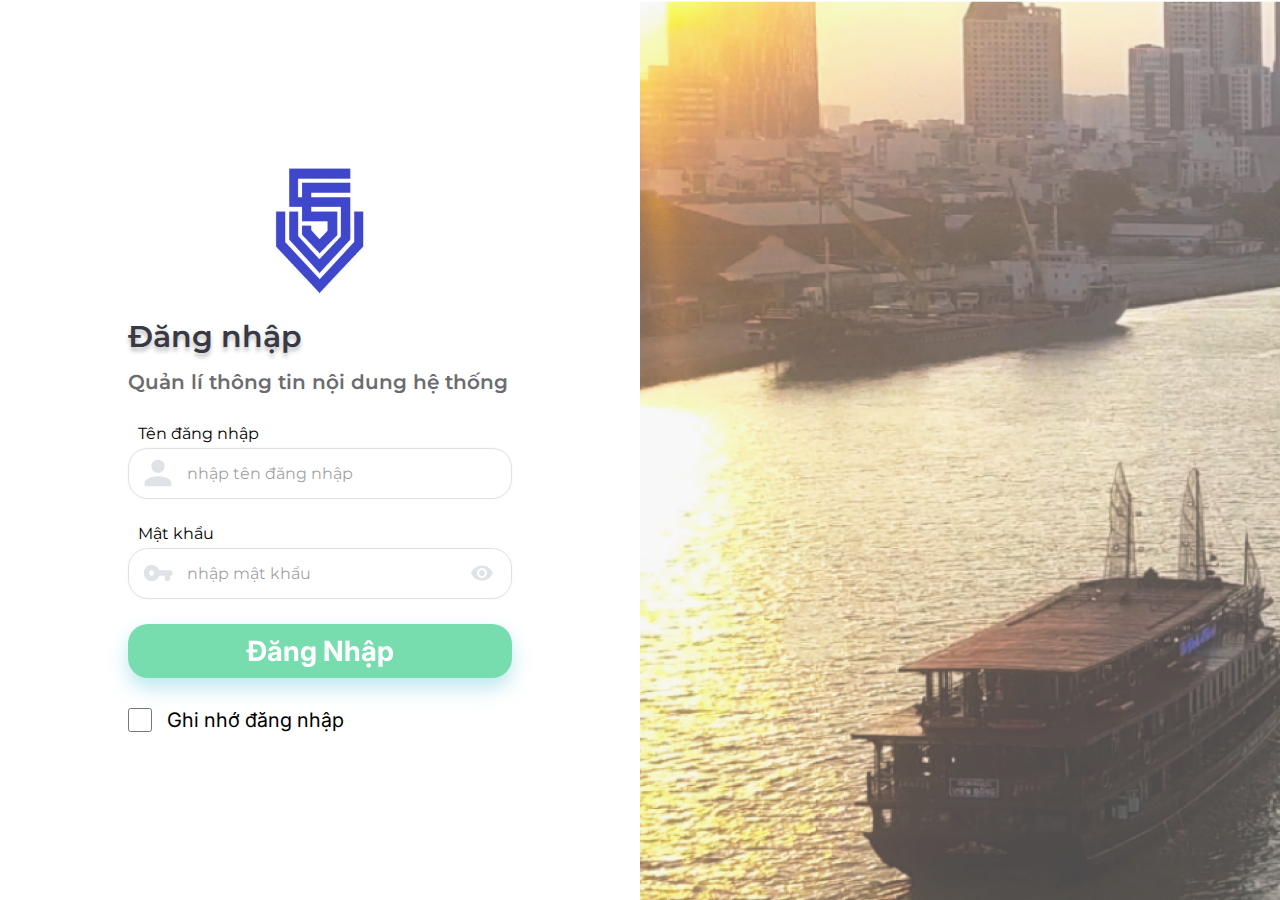
<file: login.html>
<!DOCTYPE html>
<html lang="en">
<head>
    <meta charset="UTF-8">
    <meta http-equiv="X-UA-Compatible" content="IE=edge">
    <meta name="viewport" content="width=device-width, initial-scale=1.0">
    <link rel="preconnect" href="https://fonts.googleapis.com">
    <link rel="preconnect" href="https://fonts.gstatic.com" crossorigin>
    <link href="https://fonts.googleapis.com/css2?family=Montserrat:ital,wght@0,100;0,200;0,300;0,400;0,500;0,600;0,700;0,800;0,900;1,100;1,200;1,300;1,400;1,500;1,600;1,700;1,800;1,900&display=swap" rel="stylesheet">
    <link rel="preconnect" href="https://fonts.googleapis.com">
    <link rel="preconnect" href="https://fonts.gstatic.com" crossorigin>
    <link href="https://fonts.googleapis.com/css2?family=Inter:wght@100;200;300;400;500;600;700;800;900&display=swap" rel="stylesheet">
    <link rel="stylesheet" href="./assets/css/style.css">
    <link rel="stylesheet" href="./assets/css/login.css">
    <title>VSSE APP</title>
</head>
<body>
    <div class="app">
        <div class="VSSE d-flex">
            <div class="VSSE__form width-50 heigh-100">
                <div class="VSSE__form-controls width-60 heigh-100">
                    <div class="VSSE__form-group">
                        <div class="VSSE__form-logo t-center">
                            <img src="./assets/imgs/image2.png" alt="">
                        </div>
                        <h3 class="VSSE__form-login-title">Đăng nhập</h3>
                        <h4 class="VSSE__form-login-desc"> Quản lí thông tin nội dung hệ thống</h4>
                        <form action="leftmenu.html">
                            <div class="VSSE__form-login-group d-flex">
                                <label for="" class="VSSE__form-login-label">Tên đăng nhập</label>
                                <div class="VSSE__form-login-input-container">
                                    <input type="text" class="VSSE__form-login-input" placeholder="nhập tên đăng nhập">
                                    <div class="VSSE__form-login-icon">
                                        <svg class="VSSE-input-icon" xmlns="http://www.w3.org/2000/svg" width="40" height="40" viewBox="0 0 40 40" fill="none">
                                            <path d="M20.0001 6.66669C21.7682 6.66669 23.4639 7.36907 24.7141 8.61931C25.9644 9.86955 26.6667 11.5652 26.6667 13.3334C26.6667 15.1015 25.9644 16.7972 24.7141 18.0474C23.4639 19.2976 21.7682 20 20.0001 20C18.232 20 16.5363 19.2976 15.286 18.0474C14.0358 16.7972 13.3334 15.1015 13.3334 13.3334C13.3334 11.5652 14.0358 9.86955 15.286 8.61931C16.5363 7.36907 18.232 6.66669 20.0001 6.66669ZM20.0001 23.3334C27.3667 23.3334 33.3334 26.3167 33.3334 30V33.3334H6.66675V30C6.66675 26.3167 12.6334 23.3334 20.0001 23.3334Z" fill="#DFE2E6"/>
                                        </svg>
                                    </div>
                                </div>
                                
                            </div>
                            <div class="VSSE__form-login-group d-flex">
                                <label for="" class="VSSE__form-login-label">Mật khẩu</label>
                                <div class="VSSE__form-login-input-container">
                                    <input type="text" class="VSSE__form-login-input" placeholder="nhập mật khẩu">
                                    <div class="VSSE__form-login-icon ">
                                        <svg class="VSSE-input-icon" xmlns="http://www.w3.org/2000/svg" width="30" height="18" viewBox="0 0 30 18" fill="none">
                                            <path fill-rule="evenodd" clip-rule="evenodd" d="M16.1138 6.35113C14.8604 2.69738 11.1663 0.238903 7.03675 1.08103C4.01547 1.70584 1.5615 4.19148 0.928222 7.30192C-0.153633 12.5584 3.72522 17.2173 8.65953 17.2173C12.103 17.2173 15.0319 14.949 16.1138 11.7842H21.8529V14.5008C21.8529 15.9949 23.0403 17.2173 24.4916 17.2173C25.9428 17.2173 27.1302 15.9949 27.1302 14.5008V11.7842C28.5815 11.7842 29.7689 10.5618 29.7689 9.06768C29.7689 7.57358 28.5815 6.35113 27.1302 6.35113H16.1138ZM8.65975 11.7842C7.20848 11.7842 6.02108 10.5618 6.02108 9.06768C6.02108 7.57358 7.20848 6.35114 8.65975 6.35114C10.111 6.35114 11.2984 7.57358 11.2984 9.06768C11.2984 10.5618 10.111 11.7842 8.65975 11.7842Z" fill="#DFE2E6"/>
                                            <mask id="mask0_118_2252" style="mask-type:luminance" maskUnits="userSpaceOnUse" x="0" y="0" width="30" height="18">
                                              <path fill-rule="evenodd" clip-rule="evenodd" d="M16.1138 6.35113C14.8604 2.69738 11.1663 0.238903 7.03675 1.08103C4.01547 1.70584 1.5615 4.19148 0.928222 7.30192C-0.153633 12.5584 3.72522 17.2173 8.65953 17.2173C12.103 17.2173 15.0319 14.949 16.1138 11.7842H21.8529V14.5008C21.8529 15.9949 23.0403 17.2173 24.4916 17.2173C25.9428 17.2173 27.1302 15.9949 27.1302 14.5008V11.7842C28.5815 11.7842 29.7689 10.5618 29.7689 9.06768C29.7689 7.57358 28.5815 6.35113 27.1302 6.35113H16.1138ZM8.65975 11.7842C7.20848 11.7842 6.02108 10.5618 6.02108 9.06768C6.02108 7.57358 7.20848 6.35114 8.65975 6.35114C10.111 6.35114 11.2984 7.57358 11.2984 9.06768C11.2984 10.5618 10.111 11.7842 8.65975 11.7842Z" fill="white"/>
                                            </mask>
                                            <g mask="url(#mask0_118_2252)">
                                            </g>
                                          </svg>  
                                    </div>
                                    <div class="VSSE__form-login-icon-show-pass ">
                                        <svg class="VSSE-input-show-password" xmlns="http://www.w3.org/2000/svg" width="22" height="16" viewBox="0 0 22 16" fill="none">
                                            <path fill-rule="evenodd" clip-rule="evenodd" d="M10.9741 0.426025C6.02661 0.426025 1.80144 3.5942 0.0895996 8.06631C1.80144 12.5384 6.02661 15.7066 10.9741 15.7066C15.9216 15.7066 20.1468 12.5384 21.8586 8.06631C20.1468 3.5942 15.9216 0.426025 10.9741 0.426025ZM10.9743 13.1597C8.2433 13.1597 6.02681 10.8778 6.02681 8.06618C6.02681 5.25456 8.2433 2.97266 10.9743 2.97266C13.7054 2.97266 15.9218 5.25456 15.9218 8.06618C15.9218 10.8778 13.7054 13.1597 10.9743 13.1597ZM10.9743 5.01007C9.33173 5.01007 8.0058 6.37514 8.0058 8.06619C8.0058 9.75724 9.33173 11.1223 10.9743 11.1223C12.6169 11.1223 13.9428 9.75724 13.9428 8.06619C13.9428 6.37514 12.6169 5.01007 10.9743 5.01007Z" fill="#DFE2E6"/>
                                            <mask id="mask0_118_2259" style="mask-type:luminance" maskUnits="userSpaceOnUse" x="0" y="0" width="22" height="16">
                                              <path fill-rule="evenodd" clip-rule="evenodd" d="M10.9741 0.426025C6.02661 0.426025 1.80144 3.5942 0.0895996 8.06631C1.80144 12.5384 6.02661 15.7066 10.9741 15.7066C15.9216 15.7066 20.1468 12.5384 21.8586 8.06631C20.1468 3.5942 15.9216 0.426025 10.9741 0.426025ZM10.9743 13.1597C8.2433 13.1597 6.02681 10.8778 6.02681 8.06618C6.02681 5.25456 8.2433 2.97266 10.9743 2.97266C13.7054 2.97266 15.9218 5.25456 15.9218 8.06618C15.9218 10.8778 13.7054 13.1597 10.9743 13.1597ZM10.9743 5.01007C9.33173 5.01007 8.0058 6.37514 8.0058 8.06619C8.0058 9.75724 9.33173 11.1223 10.9743 11.1223C12.6169 11.1223 13.9428 9.75724 13.9428 8.06619C13.9428 6.37514 12.6169 5.01007 10.9743 5.01007Z" fill="white"/>
                                            </mask>
                                            <g mask="url(#mask0_118_2259)">
                                            </g>
                                          </svg>                                       
                                    </div>
                                </div>
                            </div>
                            <div class="VSSE__form-button-group">
                                <button class="VSSE__form-button width-100">Đăng Nhập</button>
                            </div>
                            <div class="VSSE__form-remember-passw d-flex">
                                <input  type="checkbox" class="VSSE__form-input-remember-pass">
                                <span class="VSSE__form-input-remember-text">Ghi nhớ đăng nhập</span>
                            </div>
                        </form>
                    </div>
                </div>
                
            </div>
            <div class="VSSE__background-login width-50 heigh-100"></div>
        </div>
    </div>
</body>
</html>
</file>
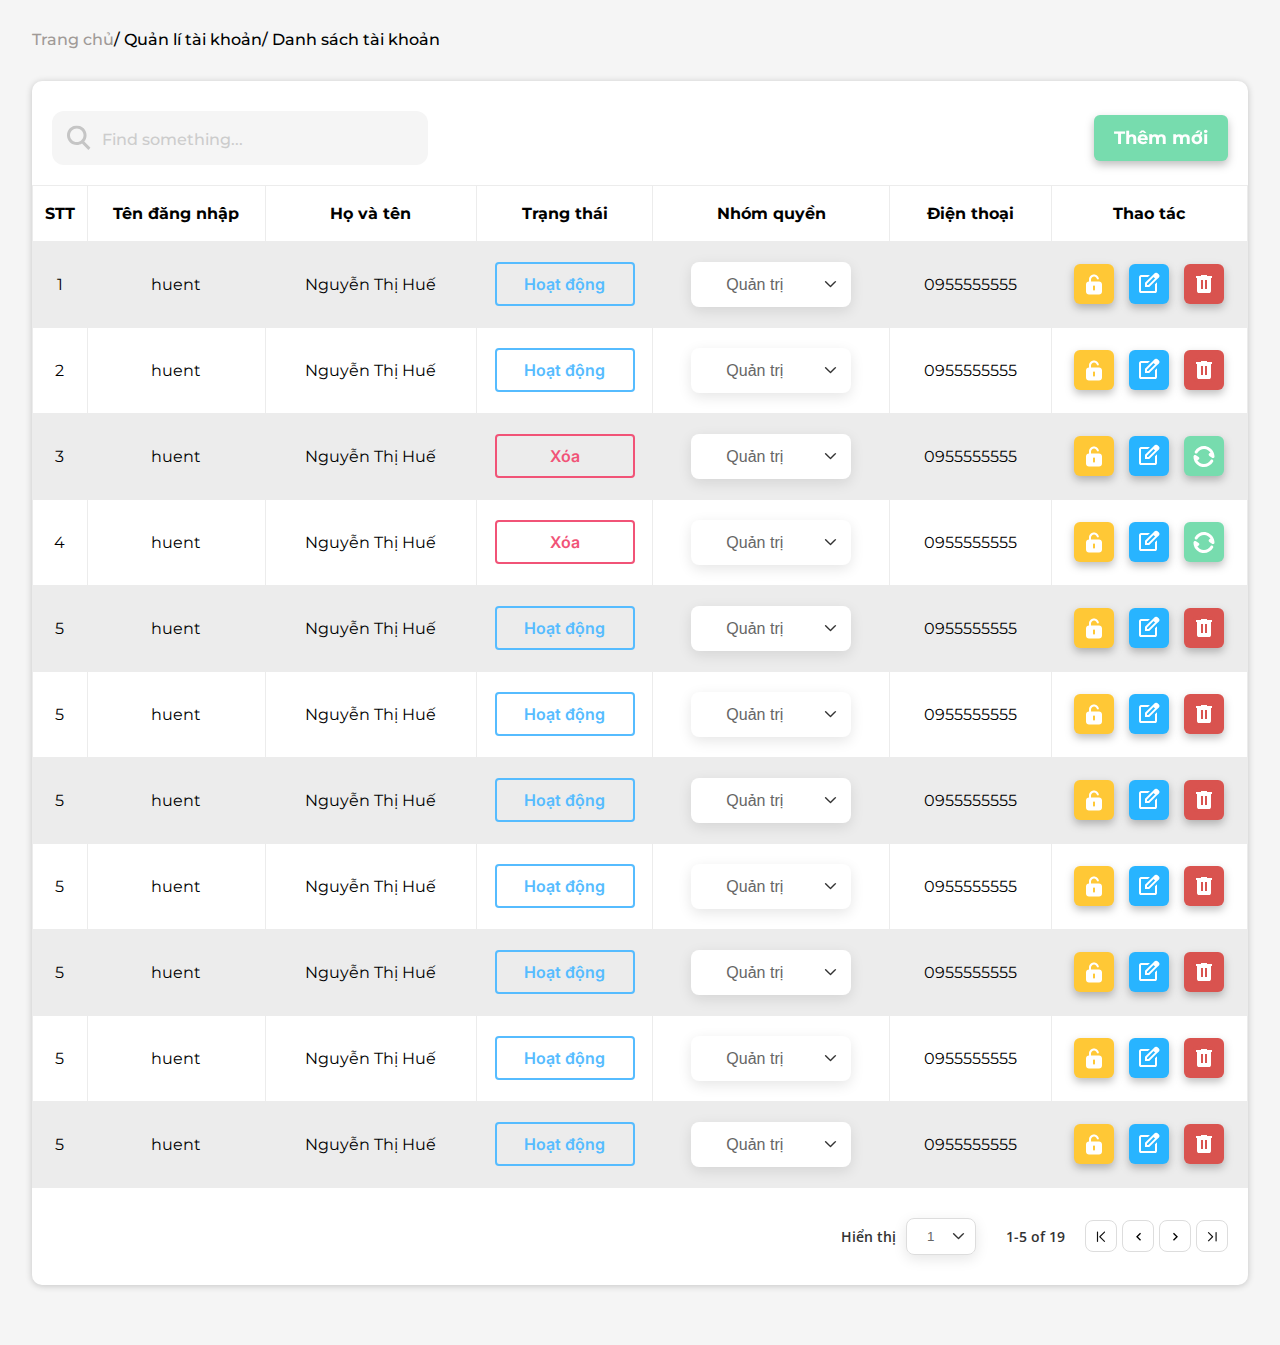
<file: userlist.html>
<!DOCTYPE html>
<html lang="en">
<head>
    <meta charset="UTF-8">
    <meta http-equiv="X-UA-Compatible" content="IE=edge">
    <meta name="viewport" content="width=device-width, initial-scale=1.0">
    <link rel="stylesheet" href="./assets/css/style.css ">
    <link rel="stylesheet" href="./assets/css/userlist.css">
    <link rel="preconnect" href="https://fonts.googleapis.com">
    <link rel="preconnect" href="https://fonts.googleapis.com">
    <link rel="preconnect" href="https://fonts.gstatic.com" crossorigin>
    <link href="https://fonts.googleapis.com/css2?family=Montserrat:ital,wght@0,100;0,200;0,300;0,400;0,500;0,600;0,700;0,800;0,900;1,100;1,200;1,300;1,400;1,500;1,600;1,700;1,800;1,900&display=swap" rel="stylesheet">
    <link rel="preconnect" href="https://fonts.googleapis.com">
    <link rel="preconnect" href="https://fonts.gstatic.com" crossorigin>
    <link href="https://fonts.googleapis.com/css2?family=Inter:wght@100;200;300;400;500;600;700&display=swap" rel="stylesheet">
    <link rel="preconnect" href="https://fonts.googleapis.com">
    <link rel="preconnect" href="https://fonts.gstatic.com" crossorigin>
    <link href="https://fonts.googleapis.com/css2?family=Open+Sans:ital,wght@0,300;0,400;0,500;1,300;1,400;1,500&display=swap" rel="stylesheet">
    <title>Quản lí tài khoản</title>
</head>
<body>
    <div class="app">
      <div class="VSSE__main-page ">
          <div class="VSSE__body">
              <div class="VSSE__body-container ">
                  <div class="VSSE__body-content">
                      <div class="VSSE__body-title">
                          <h4 class="VSSE__body-title-text">
                            
                              <span style=" color: #A09A97;">Trang chủ</span>/ Quản lí tài khoản/ Danh sách tài khoản
                          </h4>
                      </div>
                      <div class="VSSE__body-body">
                          <div class="VSSE__body-body-title d-flex justify-space-bw align-item-center">
                              <div class="VSSE__body-search-container ">
                                  <input class="VSSE__body-input" type="text" placeholder="Find something...">
                                  <div class="VSSE__body-search-icon-container d-flex align-item-center">
                                      <svg class="VSSE__body-search-icon" xmlns="http://www.w3.org/2000/svg" width="25" height="25" viewBox="0 0 25 25" fill="none">
                                          <path fill-rule="evenodd" clip-rule="evenodd" d="M16.5483 9.80256C16.5483 13.5677 13.5072 16.6051 9.77417 16.6051C6.0411 16.6051 3 13.5677 3 9.80256C3 6.0374 6.0411 3 9.77417 3C13.5072 3 16.5483 6.0374 16.5483 9.80256ZM15.0139 18.079C13.4996 19.0453 11.702 19.6051 9.77417 19.6051C4.37604 19.6051 0 15.2164 0 9.80256C0 4.38876 4.37604 0 9.77417 0C15.1723 0 19.5483 4.38876 19.5483 9.80256C19.5483 12.1971 18.6922 14.3912 17.2702 16.0936L23.4844 22.3511L21.3704 24.4797L15.0139 18.079Z" fill="#C5C5C5"/>
                                      </svg>
                                  </div>
                              </div>
                              <div class="VSSE__body-insert-container">
                                  <button href="" type="button" class="VSSE__body-insert js-VSSE__body-insert" onclick="modalOpen()">Thêm mới</button>
                              </div>
                          </div>
                          <div class="VSSE__body-table-container">
                              <table style="overflow: scroll;">
                                  <tr>
                                    <th>STT</th>
                                    <th>Tên đăng nhập</th>
                                    <th>Họ và tên</th>
                                    <th>Trạng thái</th>
                                    <th>Nhóm quyền</th>
                                    <th>Điện thoại</th>
                                    <th>Thao tác</th>

                                  </tr>

                                  <!-- ROW  -->
                                  <tr>
                                    <td>1</td>
                                    <td>huent</td>
                                    <td>Nguyễn Thị Huế</td>
                                    <td>
                                      <div class="VSSE__status-container">
                                          <h4 class="VSSE__status">Hoạt động</h4>
                                      </div>
                                    </td>
                                    <td>
                                      <div class="VSSE__select-container">
                                          <select class="VSSE__select-authority" name="cars" id="cars">
                                              <!-- <optgroup label="Swedish Cars"> -->
                                                <option value="saab">Quản trị</option>
                                                <option value="volvo">Kinh doanh</option>
                                                <option value="saab">Kế toán</option>
                                                <option value="saab">Nhà hàng</option>
                                                <option value="volvo">Đại lý</option>
                                              <!-- </optgroup> -->
                                          </select>
                                      
                                      </div>
                                    </td>
                                    <td>0955555555</td>
                                    <td>
                                      <div class="VSSE__operate d-flex align-item-center">
                                          <a href="#" class="VSSE__key VSSE__operate-button">
                                              <svg class="VSSE__key-icon" xmlns="http://www.w3.org/2000/svg" width="24" height="25" viewBox="0 0 24 25" fill="none">
                                                  <path d="M17 9.55566H9V7.55566C9 6.75566 9.3 6.05566 9.9 5.45566C11.1 4.25566 13 4.25566 14.1 5.45566C14.5 5.85566 14.7 6.35566 14.9 6.85566C15 7.35566 15.6 7.65566 16.1 7.55566C16.6 7.45566 17 6.85566 16.8 6.35566C16.6 5.45566 16.1 4.65566 15.5 4.05566C14.6 3.05566 13.3 2.55566 12 2.55566C9.2 2.55566 7 4.75566 7 7.55566V9.55566C5.3 9.55566 4 10.8557 4 12.5557V19.5557C4 21.2557 5.3 22.5557 7 22.5557H17C18.7 22.5557 20 21.2557 20 19.5557V12.5557C20 10.8557 18.7 9.55566 17 9.55566ZM13 17.5557C13 18.1557 12.6 18.5557 12 18.5557C11.4 18.5557 11 18.1557 11 17.5557V14.5557C11 13.9557 11.4 13.5557 12 13.5557C12.6 13.5557 13 13.9557 13 14.5557V17.5557Z" fill="white"/>
                                              </svg>
                                          </a>
                                          <a href="#" class="VSSE__note VSSE__operate-button">
                                              <svg class="VSSE__note-icon" xmlns="http://www.w3.org/2000/svg" width="24" height="25" viewBox="0 0 24 25" fill="none">
                                                  <g clip-path="url(#clip0_24_2681)">
                                                    <path d="M4 21.0807C3.45 21.0807 2.979 20.885 2.587 20.4937C2.195 20.1023 1.99934 19.6313 2 19.0807V5.08066C2 4.53066 2.196 4.05966 2.588 3.66766C2.98 3.27566 3.45067 3.08 4 3.08066H12.925L10.925 5.08066H4V19.0807H18V12.1307L20 10.1307V19.0807C20 19.6307 19.804 20.1017 19.412 20.4937C19.02 20.8857 18.5493 21.0813 18 21.0807H4ZM15.175 3.65566L16.6 5.05566L10 11.6557V13.0807H11.4L18.025 6.45566L19.45 7.85566L12.25 15.0807H8V10.8307L15.175 3.65566ZM19.45 7.85566L15.175 3.65566L17.675 1.15566C18.075 0.755664 18.5543 0.555664 19.113 0.555664C19.6717 0.555664 20.1423 0.755664 20.525 1.15566L21.925 2.58066C22.3083 2.964 22.5 3.43066 22.5 3.98066C22.5 4.53066 22.3083 4.99733 21.925 5.38066L19.45 7.85566Z" fill="white"/>
                                                  </g>
                                                  <defs>
                                                    <clipPath id="clip0_24_2681">
                                                      <rect width="24" height="24" fill="white" transform="translate(0 0.555664)"/>
                                                    </clipPath>
                                                  </defs>
                                              </svg>
                                          </a>
                                          <a href="#" class="VSSE__delete VSSE__operate-button">
                                              <svg class="VSSE__delete-icon" xmlns="http://www.w3.org/2000/svg" width="24" height="24" viewBox="0 0 24 24" fill="none">
                                                  <rect y="0.000244141" width="24" height="24" rx="6" fill="#D9534F"/>
                                                  <path d="M7 21.0002C6.45 21.0002 5.979 20.8042 5.587 20.4122C5.195 20.0202 4.99933 19.5496 5 19.0002V6.00024H4V4.00024H9V3.00024H15V4.00024H20V6.00024H19V19.0002C19 19.5502 18.804 20.0212 18.412 20.4132C18.02 20.8052 17.5493 21.0009 17 21.0002H7ZM9 17.0002H11V8.00024H9V17.0002ZM13 17.0002H15V8.00024H13V17.0002Z" fill="white"/>
                                              </svg>
                                          </a>
                                      </div>
                                    </td>
                                  </tr>
                                <!-- END ROW -->
                                <!-- ROW  -->
                                <tr>
                                  <td>2</td>
                                  <td>huent</td>
                                  <td>Nguyễn Thị Huế</td>
                                  <td>
                                    <div class="VSSE__status-container">
                                        <h4 class="VSSE__status">Hoạt động</h4>
                                    </div>
                                  </td>
                                  <td>
                                    <div class="VSSE__select-container">
                                        <select class="VSSE__select-authority" name="cars" id="cars">
                                            <!-- <optgroup label="Swedish Cars"> -->
                                              <option value="saab">Quản trị</option>
                                              <option value="volvo">Kinh doanh</option>
                                              <option value="saab">Kế toán</option>
                                              <option value="saab">Nhà hàng</option>
                                              <option value="volvo">Đại lý</option>
                                            <!-- </optgroup> -->
                                        </select>
                                    
                                    </div>
                                  </td>
                                  <td>0955555555</td>
                                  <td>
                                    <div class="VSSE__operate d-flex align-item-center">
                                        <a href="#" class="VSSE__key VSSE__operate-button">
                                            <svg class="VSSE__key-icon" xmlns="http://www.w3.org/2000/svg" width="24" height="25" viewBox="0 0 24 25" fill="none">
                                                <path d="M17 9.55566H9V7.55566C9 6.75566 9.3 6.05566 9.9 5.45566C11.1 4.25566 13 4.25566 14.1 5.45566C14.5 5.85566 14.7 6.35566 14.9 6.85566C15 7.35566 15.6 7.65566 16.1 7.55566C16.6 7.45566 17 6.85566 16.8 6.35566C16.6 5.45566 16.1 4.65566 15.5 4.05566C14.6 3.05566 13.3 2.55566 12 2.55566C9.2 2.55566 7 4.75566 7 7.55566V9.55566C5.3 9.55566 4 10.8557 4 12.5557V19.5557C4 21.2557 5.3 22.5557 7 22.5557H17C18.7 22.5557 20 21.2557 20 19.5557V12.5557C20 10.8557 18.7 9.55566 17 9.55566ZM13 17.5557C13 18.1557 12.6 18.5557 12 18.5557C11.4 18.5557 11 18.1557 11 17.5557V14.5557C11 13.9557 11.4 13.5557 12 13.5557C12.6 13.5557 13 13.9557 13 14.5557V17.5557Z" fill="white"/>
                                            </svg>
                                        </a>
                                        <a href="#" class="VSSE__note VSSE__operate-button">
                                            <svg class="VSSE__note-icon" xmlns="http://www.w3.org/2000/svg" width="24" height="25" viewBox="0 0 24 25" fill="none">
                                                <g clip-path="url(#clip0_24_2681)">
                                                  <path d="M4 21.0807C3.45 21.0807 2.979 20.885 2.587 20.4937C2.195 20.1023 1.99934 19.6313 2 19.0807V5.08066C2 4.53066 2.196 4.05966 2.588 3.66766C2.98 3.27566 3.45067 3.08 4 3.08066H12.925L10.925 5.08066H4V19.0807H18V12.1307L20 10.1307V19.0807C20 19.6307 19.804 20.1017 19.412 20.4937C19.02 20.8857 18.5493 21.0813 18 21.0807H4ZM15.175 3.65566L16.6 5.05566L10 11.6557V13.0807H11.4L18.025 6.45566L19.45 7.85566L12.25 15.0807H8V10.8307L15.175 3.65566ZM19.45 7.85566L15.175 3.65566L17.675 1.15566C18.075 0.755664 18.5543 0.555664 19.113 0.555664C19.6717 0.555664 20.1423 0.755664 20.525 1.15566L21.925 2.58066C22.3083 2.964 22.5 3.43066 22.5 3.98066C22.5 4.53066 22.3083 4.99733 21.925 5.38066L19.45 7.85566Z" fill="white"/>
                                                </g>
                                                <defs>
                                                  <clipPath id="clip0_24_2681">
                                                    <rect width="24" height="24" fill="white" transform="translate(0 0.555664)"/>
                                                  </clipPath>
                                                </defs>
                                            </svg>
                                        </a>
                                        <a href="#" class="VSSE__delete VSSE__operate-button">
                                            <svg class="VSSE__delete-icon" xmlns="http://www.w3.org/2000/svg" width="24" height="24" viewBox="0 0 24 24" fill="none">
                                                <rect y="0.000244141" width="24" height="24" rx="6" fill="#D9534F"/>
                                                <path d="M7 21.0002C6.45 21.0002 5.979 20.8042 5.587 20.4122C5.195 20.0202 4.99933 19.5496 5 19.0002V6.00024H4V4.00024H9V3.00024H15V4.00024H20V6.00024H19V19.0002C19 19.5502 18.804 20.0212 18.412 20.4132C18.02 20.8052 17.5493 21.0009 17 21.0002H7ZM9 17.0002H11V8.00024H9V17.0002ZM13 17.0002H15V8.00024H13V17.0002Z" fill="white"/>
                                            </svg>
                                        </a>
                                    </div>
                                  </td>
                                </tr>
                              <!-- END ROW -->
                              <!-- ROW  -->
                              <tr>
                                  <td>3</td>
                                  <td>huent</td>
                                  <td>Nguyễn Thị Huế</td>
                                  <td>
                                    <div class="VSSE__status-container">
                                        <h4 class="VSSE__status VSSE__status-off">Xóa</h4>
                                    </div>
                                  </td>
                                  <td>
                                    <div class="VSSE__select-container">
                                        <select class="VSSE__select-authority" name="cars" id="cars">
                                            <!-- <optgroup label="Swedish Cars"> -->
                                              <option value="saab">Quản trị</option>
                                              <option value="volvo">Kinh doanh</option>
                                              <option value="saab">Kế toán</option>
                                              <option value="saab">Nhà hàng</option>
                                              <option value="volvo">Đại lý</option>
                                            <!-- </optgroup> -->
                                        </select>
                                    
                                    </div>
                                  </td>
                                  <td>0955555555</td>
                                  <td>
                                    <div class="VSSE__operate d-flex align-item-center">
                                        <a href="#" class="VSSE__key VSSE__operate-button">
                                            <svg class="VSSE__key-icon" xmlns="http://www.w3.org/2000/svg" width="24" height="25" viewBox="0 0 24 25" fill="none">
                                                <path d="M17 9.55566H9V7.55566C9 6.75566 9.3 6.05566 9.9 5.45566C11.1 4.25566 13 4.25566 14.1 5.45566C14.5 5.85566 14.7 6.35566 14.9 6.85566C15 7.35566 15.6 7.65566 16.1 7.55566C16.6 7.45566 17 6.85566 16.8 6.35566C16.6 5.45566 16.1 4.65566 15.5 4.05566C14.6 3.05566 13.3 2.55566 12 2.55566C9.2 2.55566 7 4.75566 7 7.55566V9.55566C5.3 9.55566 4 10.8557 4 12.5557V19.5557C4 21.2557 5.3 22.5557 7 22.5557H17C18.7 22.5557 20 21.2557 20 19.5557V12.5557C20 10.8557 18.7 9.55566 17 9.55566ZM13 17.5557C13 18.1557 12.6 18.5557 12 18.5557C11.4 18.5557 11 18.1557 11 17.5557V14.5557C11 13.9557 11.4 13.5557 12 13.5557C12.6 13.5557 13 13.9557 13 14.5557V17.5557Z" fill="white"/>
                                            </svg>
                                        </a>
                                        <a href="#" class="VSSE__note VSSE__operate-button">
                                            <svg class="VSSE__note-icon" xmlns="http://www.w3.org/2000/svg" width="24" height="25" viewBox="0 0 24 25" fill="none">
                                                <g clip-path="url(#clip0_24_2681)">
                                                  <path d="M4 21.0807C3.45 21.0807 2.979 20.885 2.587 20.4937C2.195 20.1023 1.99934 19.6313 2 19.0807V5.08066C2 4.53066 2.196 4.05966 2.588 3.66766C2.98 3.27566 3.45067 3.08 4 3.08066H12.925L10.925 5.08066H4V19.0807H18V12.1307L20 10.1307V19.0807C20 19.6307 19.804 20.1017 19.412 20.4937C19.02 20.8857 18.5493 21.0813 18 21.0807H4ZM15.175 3.65566L16.6 5.05566L10 11.6557V13.0807H11.4L18.025 6.45566L19.45 7.85566L12.25 15.0807H8V10.8307L15.175 3.65566ZM19.45 7.85566L15.175 3.65566L17.675 1.15566C18.075 0.755664 18.5543 0.555664 19.113 0.555664C19.6717 0.555664 20.1423 0.755664 20.525 1.15566L21.925 2.58066C22.3083 2.964 22.5 3.43066 22.5 3.98066C22.5 4.53066 22.3083 4.99733 21.925 5.38066L19.45 7.85566Z" fill="white"/>
                                                </g>
                                                <defs>
                                                  <clipPath id="clip0_24_2681">
                                                    <rect width="24" height="24" fill="white" transform="translate(0 0.555664)"/>
                                                  </clipPath>
                                                </defs>
                                            </svg>
                                        </a>
                                        <a href="#" class="VSSE__rotate VSSE__operate-button">
                                          <svg xmlns="http://www.w3.org/2000/svg" width="24" height="25" viewBox="0 0 24 25" fill="none">
                                              <g clip-path="url(#clip0_24_2731)">
                                                <path d="M1.4981 12.6375C1.4881 11.3705 2.8451 10.6505 3.8771 11.2315L3.9901 11.3015L6.6681 13.1055C8.0921 14.0655 7.2061 16.2515 5.5681 16.0205L5.4311 15.9955L5.3221 15.9715C5.93702 17.1719 6.86412 18.1844 8.00586 18.9025C9.1476 19.6205 10.4618 20.0176 11.8101 20.0519C13.1584 20.0862 14.4911 19.7564 15.6679 19.0973C16.8446 18.4382 17.822 17.4741 18.4971 16.3065C18.5955 16.1358 18.7265 15.9861 18.8827 15.866C19.0389 15.7459 19.2172 15.6578 19.4075 15.6066C19.5978 15.5554 19.7962 15.5423 19.9916 15.5678C20.187 15.5933 20.3754 15.6571 20.5461 15.7555C20.7168 15.8538 20.8665 15.9849 20.9866 16.1411C21.1067 16.2973 21.1948 16.4756 21.246 16.6659C21.2971 16.8561 21.3103 17.0546 21.2848 17.25C21.2592 17.4453 21.1955 17.6338 21.0971 17.8045C18.7801 21.8245 13.9781 23.9565 9.2821 22.6975C7.06294 22.1028 5.09998 20.7969 3.69403 18.9798C2.28808 17.1628 1.5167 14.9349 1.4981 12.6375ZM2.9041 7.30747C5.2201 3.28647 10.0221 1.15547 14.7181 2.41247C16.9373 3.00716 18.9002 4.31308 20.3062 6.13012C21.7121 7.94717 22.4835 10.1751 22.5021 12.4725C22.5121 13.7395 21.1551 14.4595 20.1231 13.8795L20.0101 13.8095L17.3321 12.0045C15.9081 11.0455 16.7941 8.85947 18.4311 9.09047L18.5691 9.11547L18.6771 9.13847C18.062 7.93814 17.1347 6.92578 15.9929 6.2079C14.8511 5.49002 13.5368 5.09316 12.1885 5.05909C10.8402 5.02501 9.50758 5.35496 8.33093 6.01424C7.15427 6.67352 6.17706 7.63774 5.5021 8.80547C5.40669 8.98164 5.27695 9.13691 5.12054 9.26211C4.96414 9.38732 4.78423 9.47992 4.59145 9.53446C4.39867 9.58899 4.19692 9.60436 3.9981 9.57964C3.79928 9.55493 3.60743 9.49064 3.43387 9.39056C3.26031 9.29049 3.10855 9.15666 2.98756 8.99697C2.86656 8.83728 2.77879 8.65497 2.72941 8.46081C2.68003 8.26664 2.67005 8.06455 2.70005 7.86646C2.73005 7.66837 2.79944 7.4783 2.9041 7.30747Z" fill="white"/>
                                              </g>
                                              <defs>
                                                <clipPath id="clip0_24_2731">
                                                  <rect width="24" height="24" fill="white" transform="translate(0 0.55542)"/>
                                                </clipPath>
                                              </defs>
                                            </svg>
                                        </a>
                                    </div>
                                  </td>
                                </tr>
                              <!-- END ROW -->
                              <!-- ROW  -->
                              <tr>
                                  <td>4</td>
                                  <td>huent</td>
                                  <td>Nguyễn Thị Huế</td>
                                  <td>
                                    <div class="VSSE__status-container">
                                        <h4 class="VSSE__status VSSE__status-off">Xóa</h4>
                                    </div>
                                  </td>
                                  <td>
                                    <div class="VSSE__select-container">
                                        <select class="VSSE__select-authority" name="cars" id="cars">
                                            <!-- <optgroup label="Swedish Cars"> -->
                                              <option value="saab">Quản trị</option>
                                              <option value="volvo">Kinh doanh</option>
                                              <option value="saab">Kế toán</option>
                                              <option value="saab">Nhà hàng</option>
                                              <option value="volvo">Đại lý</option>
                                            <!-- </optgroup> -->
                                        </select>
                                    
                                    </div>
                                  </td>
                                  <td>0955555555</td>
                                  <td>
                                    <div class="VSSE__operate d-flex align-item-center">
                                        <a href="#" class="VSSE__key VSSE__operate-button">
                                            <svg class="VSSE__key-icon" xmlns="http://www.w3.org/2000/svg" width="24" height="25" viewBox="0 0 24 25" fill="none">
                                                <path d="M17 9.55566H9V7.55566C9 6.75566 9.3 6.05566 9.9 5.45566C11.1 4.25566 13 4.25566 14.1 5.45566C14.5 5.85566 14.7 6.35566 14.9 6.85566C15 7.35566 15.6 7.65566 16.1 7.55566C16.6 7.45566 17 6.85566 16.8 6.35566C16.6 5.45566 16.1 4.65566 15.5 4.05566C14.6 3.05566 13.3 2.55566 12 2.55566C9.2 2.55566 7 4.75566 7 7.55566V9.55566C5.3 9.55566 4 10.8557 4 12.5557V19.5557C4 21.2557 5.3 22.5557 7 22.5557H17C18.7 22.5557 20 21.2557 20 19.5557V12.5557C20 10.8557 18.7 9.55566 17 9.55566ZM13 17.5557C13 18.1557 12.6 18.5557 12 18.5557C11.4 18.5557 11 18.1557 11 17.5557V14.5557C11 13.9557 11.4 13.5557 12 13.5557C12.6 13.5557 13 13.9557 13 14.5557V17.5557Z" fill="white"/>
                                            </svg>
                                        </a>
                                        <a href="#" class="VSSE__note VSSE__operate-button">
                                            <svg class="VSSE__note-icon" xmlns="http://www.w3.org/2000/svg" width="24" height="25" viewBox="0 0 24 25" fill="none">
                                                <g clip-path="url(#clip0_24_2681)">
                                                  <path d="M4 21.0807C3.45 21.0807 2.979 20.885 2.587 20.4937C2.195 20.1023 1.99934 19.6313 2 19.0807V5.08066C2 4.53066 2.196 4.05966 2.588 3.66766C2.98 3.27566 3.45067 3.08 4 3.08066H12.925L10.925 5.08066H4V19.0807H18V12.1307L20 10.1307V19.0807C20 19.6307 19.804 20.1017 19.412 20.4937C19.02 20.8857 18.5493 21.0813 18 21.0807H4ZM15.175 3.65566L16.6 5.05566L10 11.6557V13.0807H11.4L18.025 6.45566L19.45 7.85566L12.25 15.0807H8V10.8307L15.175 3.65566ZM19.45 7.85566L15.175 3.65566L17.675 1.15566C18.075 0.755664 18.5543 0.555664 19.113 0.555664C19.6717 0.555664 20.1423 0.755664 20.525 1.15566L21.925 2.58066C22.3083 2.964 22.5 3.43066 22.5 3.98066C22.5 4.53066 22.3083 4.99733 21.925 5.38066L19.45 7.85566Z" fill="white"/>
                                                </g>
                                                <defs>
                                                  <clipPath id="clip0_24_2681">
                                                    <rect width="24" height="24" fill="white" transform="translate(0 0.555664)"/>
                                                  </clipPath>
                                                </defs>
                                            </svg>
                                        </a>
                                        <a href="#" class="VSSE__rotate VSSE__operate-button">
                                          <svg xmlns="http://www.w3.org/2000/svg" width="24" height="25" viewBox="0 0 24 25" fill="none">
                                              <g clip-path="url(#clip0_24_2731)">
                                                <path d="M1.4981 12.6375C1.4881 11.3705 2.8451 10.6505 3.8771 11.2315L3.9901 11.3015L6.6681 13.1055C8.0921 14.0655 7.2061 16.2515 5.5681 16.0205L5.4311 15.9955L5.3221 15.9715C5.93702 17.1719 6.86412 18.1844 8.00586 18.9025C9.1476 19.6205 10.4618 20.0176 11.8101 20.0519C13.1584 20.0862 14.4911 19.7564 15.6679 19.0973C16.8446 18.4382 17.822 17.4741 18.4971 16.3065C18.5955 16.1358 18.7265 15.9861 18.8827 15.866C19.0389 15.7459 19.2172 15.6578 19.4075 15.6066C19.5978 15.5554 19.7962 15.5423 19.9916 15.5678C20.187 15.5933 20.3754 15.6571 20.5461 15.7555C20.7168 15.8538 20.8665 15.9849 20.9866 16.1411C21.1067 16.2973 21.1948 16.4756 21.246 16.6659C21.2971 16.8561 21.3103 17.0546 21.2848 17.25C21.2592 17.4453 21.1955 17.6338 21.0971 17.8045C18.7801 21.8245 13.9781 23.9565 9.2821 22.6975C7.06294 22.1028 5.09998 20.7969 3.69403 18.9798C2.28808 17.1628 1.5167 14.9349 1.4981 12.6375ZM2.9041 7.30747C5.2201 3.28647 10.0221 1.15547 14.7181 2.41247C16.9373 3.00716 18.9002 4.31308 20.3062 6.13012C21.7121 7.94717 22.4835 10.1751 22.5021 12.4725C22.5121 13.7395 21.1551 14.4595 20.1231 13.8795L20.0101 13.8095L17.3321 12.0045C15.9081 11.0455 16.7941 8.85947 18.4311 9.09047L18.5691 9.11547L18.6771 9.13847C18.062 7.93814 17.1347 6.92578 15.9929 6.2079C14.8511 5.49002 13.5368 5.09316 12.1885 5.05909C10.8402 5.02501 9.50758 5.35496 8.33093 6.01424C7.15427 6.67352 6.17706 7.63774 5.5021 8.80547C5.40669 8.98164 5.27695 9.13691 5.12054 9.26211C4.96414 9.38732 4.78423 9.47992 4.59145 9.53446C4.39867 9.58899 4.19692 9.60436 3.9981 9.57964C3.79928 9.55493 3.60743 9.49064 3.43387 9.39056C3.26031 9.29049 3.10855 9.15666 2.98756 8.99697C2.86656 8.83728 2.77879 8.65497 2.72941 8.46081C2.68003 8.26664 2.67005 8.06455 2.70005 7.86646C2.73005 7.66837 2.79944 7.4783 2.9041 7.30747Z" fill="white"/>
                                              </g>
                                              <defs>
                                                <clipPath id="clip0_24_2731">
                                                  <rect width="24" height="24" fill="white" transform="translate(0 0.55542)"/>
                                                </clipPath>
                                              </defs>
                                            </svg>
                                        </a>
                                    </div>
                                  </td>
                                </tr>
                              <!-- END ROW -->
                              <!-- ROW  -->
                              <tr>
                                  <td>5</td>
                                  <td>huent</td>
                                  <td>Nguyễn Thị Huế</td>
                                  <td>
                                    <div class="VSSE__status-container">
                                        <h4 class="VSSE__status">Hoạt động</h4>
                                    </div>
                                  </td>
                                  <td>
                                    <div class="VSSE__select-container">
                                        <select class="VSSE__select-authority" name="cars" id="cars">
                                            <!-- <optgroup label="Swedish Cars"> -->
                                              <option value="saab">Quản trị</option>
                                              <option value="volvo">Kinh doanh</option>
                                              <option value="saab">Kế toán</option>
                                              <option value="saab">Nhà hàng</option>
                                              <option value="volvo">Đại lý</option>
                                            <!-- </optgroup> -->
                                        </select>
                                    
                                    </div>
                                  </td>
                                  <td>0955555555</td>
                                  <td>
                                    <div class="VSSE__operate d-flex align-item-center">
                                        <a href="#" class="VSSE__key VSSE__operate-button">
                                            <svg class="VSSE__key-icon" xmlns="http://www.w3.org/2000/svg" width="24" height="25" viewBox="0 0 24 25" fill="none">
                                                <path d="M17 9.55566H9V7.55566C9 6.75566 9.3 6.05566 9.9 5.45566C11.1 4.25566 13 4.25566 14.1 5.45566C14.5 5.85566 14.7 6.35566 14.9 6.85566C15 7.35566 15.6 7.65566 16.1 7.55566C16.6 7.45566 17 6.85566 16.8 6.35566C16.6 5.45566 16.1 4.65566 15.5 4.05566C14.6 3.05566 13.3 2.55566 12 2.55566C9.2 2.55566 7 4.75566 7 7.55566V9.55566C5.3 9.55566 4 10.8557 4 12.5557V19.5557C4 21.2557 5.3 22.5557 7 22.5557H17C18.7 22.5557 20 21.2557 20 19.5557V12.5557C20 10.8557 18.7 9.55566 17 9.55566ZM13 17.5557C13 18.1557 12.6 18.5557 12 18.5557C11.4 18.5557 11 18.1557 11 17.5557V14.5557C11 13.9557 11.4 13.5557 12 13.5557C12.6 13.5557 13 13.9557 13 14.5557V17.5557Z" fill="white"/>
                                            </svg>
                                        </a>
                                        <a href="#" class="VSSE__note VSSE__operate-button">
                                            <svg class="VSSE__note-icon" xmlns="http://www.w3.org/2000/svg" width="24" height="25" viewBox="0 0 24 25" fill="none">
                                                <g clip-path="url(#clip0_24_2681)">
                                                  <path d="M4 21.0807C3.45 21.0807 2.979 20.885 2.587 20.4937C2.195 20.1023 1.99934 19.6313 2 19.0807V5.08066C2 4.53066 2.196 4.05966 2.588 3.66766C2.98 3.27566 3.45067 3.08 4 3.08066H12.925L10.925 5.08066H4V19.0807H18V12.1307L20 10.1307V19.0807C20 19.6307 19.804 20.1017 19.412 20.4937C19.02 20.8857 18.5493 21.0813 18 21.0807H4ZM15.175 3.65566L16.6 5.05566L10 11.6557V13.0807H11.4L18.025 6.45566L19.45 7.85566L12.25 15.0807H8V10.8307L15.175 3.65566ZM19.45 7.85566L15.175 3.65566L17.675 1.15566C18.075 0.755664 18.5543 0.555664 19.113 0.555664C19.6717 0.555664 20.1423 0.755664 20.525 1.15566L21.925 2.58066C22.3083 2.964 22.5 3.43066 22.5 3.98066C22.5 4.53066 22.3083 4.99733 21.925 5.38066L19.45 7.85566Z" fill="white"/>
                                                </g>
                                                <defs>
                                                  <clipPath id="clip0_24_2681">
                                                    <rect width="24" height="24" fill="white" transform="translate(0 0.555664)"/>
                                                  </clipPath>
                                                </defs>
                                            </svg>
                                        </a>
                                        <a href="#" class="VSSE__delete VSSE__operate-button">
                                            <svg class="VSSE__delete-icon" xmlns="http://www.w3.org/2000/svg" width="24" height="24" viewBox="0 0 24 24" fill="none">
                                                <rect y="0.000244141" width="24" height="24" rx="6" fill="#D9534F"/>
                                                <path d="M7 21.0002C6.45 21.0002 5.979 20.8042 5.587 20.4122C5.195 20.0202 4.99933 19.5496 5 19.0002V6.00024H4V4.00024H9V3.00024H15V4.00024H20V6.00024H19V19.0002C19 19.5502 18.804 20.0212 18.412 20.4132C18.02 20.8052 17.5493 21.0009 17 21.0002H7ZM9 17.0002H11V8.00024H9V17.0002ZM13 17.0002H15V8.00024H13V17.0002Z" fill="white"/>
                                            </svg>
                                        </a>
                                    </div>
                                  </td>
                                </tr>
                              <!-- END ROW -->
                              <!-- ROW  -->
                              <tr>
                                <td>5</td>
                                <td>huent</td>
                                <td>Nguyễn Thị Huế</td>
                                <td>
                                  <div class="VSSE__status-container">
                                      <h4 class="VSSE__status">Hoạt động</h4>
                                  </div>
                                </td>
                                <td>
                                  <div class="VSSE__select-container">
                                      <select class="VSSE__select-authority" name="cars" id="cars">
                                          <!-- <optgroup label="Swedish Cars"> -->
                                            <option value="saab">Quản trị</option>
                                            <option value="volvo">Kinh doanh</option>
                                            <option value="saab">Kế toán</option>
                                            <option value="saab">Nhà hàng</option>
                                            <option value="volvo">Đại lý</option>
                                          <!-- </optgroup> -->
                                      </select>
                                  
                                  </div>
                                </td>
                                <td>0955555555</td>
                                <td>
                                  <div class="VSSE__operate d-flex align-item-center">
                                      <a href="#" class="VSSE__key VSSE__operate-button">
                                          <svg class="VSSE__key-icon" xmlns="http://www.w3.org/2000/svg" width="24" height="25" viewBox="0 0 24 25" fill="none">
                                              <path d="M17 9.55566H9V7.55566C9 6.75566 9.3 6.05566 9.9 5.45566C11.1 4.25566 13 4.25566 14.1 5.45566C14.5 5.85566 14.7 6.35566 14.9 6.85566C15 7.35566 15.6 7.65566 16.1 7.55566C16.6 7.45566 17 6.85566 16.8 6.35566C16.6 5.45566 16.1 4.65566 15.5 4.05566C14.6 3.05566 13.3 2.55566 12 2.55566C9.2 2.55566 7 4.75566 7 7.55566V9.55566C5.3 9.55566 4 10.8557 4 12.5557V19.5557C4 21.2557 5.3 22.5557 7 22.5557H17C18.7 22.5557 20 21.2557 20 19.5557V12.5557C20 10.8557 18.7 9.55566 17 9.55566ZM13 17.5557C13 18.1557 12.6 18.5557 12 18.5557C11.4 18.5557 11 18.1557 11 17.5557V14.5557C11 13.9557 11.4 13.5557 12 13.5557C12.6 13.5557 13 13.9557 13 14.5557V17.5557Z" fill="white"/>
                                          </svg>
                                      </a>
                                      <a href="#" class="VSSE__note VSSE__operate-button">
                                          <svg class="VSSE__note-icon" xmlns="http://www.w3.org/2000/svg" width="24" height="25" viewBox="0 0 24 25" fill="none">
                                              <g clip-path="url(#clip0_24_2681)">
                                                <path d="M4 21.0807C3.45 21.0807 2.979 20.885 2.587 20.4937C2.195 20.1023 1.99934 19.6313 2 19.0807V5.08066C2 4.53066 2.196 4.05966 2.588 3.66766C2.98 3.27566 3.45067 3.08 4 3.08066H12.925L10.925 5.08066H4V19.0807H18V12.1307L20 10.1307V19.0807C20 19.6307 19.804 20.1017 19.412 20.4937C19.02 20.8857 18.5493 21.0813 18 21.0807H4ZM15.175 3.65566L16.6 5.05566L10 11.6557V13.0807H11.4L18.025 6.45566L19.45 7.85566L12.25 15.0807H8V10.8307L15.175 3.65566ZM19.45 7.85566L15.175 3.65566L17.675 1.15566C18.075 0.755664 18.5543 0.555664 19.113 0.555664C19.6717 0.555664 20.1423 0.755664 20.525 1.15566L21.925 2.58066C22.3083 2.964 22.5 3.43066 22.5 3.98066C22.5 4.53066 22.3083 4.99733 21.925 5.38066L19.45 7.85566Z" fill="white"/>
                                              </g>
                                              <defs>
                                                <clipPath id="clip0_24_2681">
                                                  <rect width="24" height="24" fill="white" transform="translate(0 0.555664)"/>
                                                </clipPath>
                                              </defs>
                                          </svg>
                                      </a>
                                      <a href="#" class="VSSE__delete VSSE__operate-button">
                                          <svg class="VSSE__delete-icon" xmlns="http://www.w3.org/2000/svg" width="24" height="24" viewBox="0 0 24 24" fill="none">
                                              <rect y="0.000244141" width="24" height="24" rx="6" fill="#D9534F"/>
                                              <path d="M7 21.0002C6.45 21.0002 5.979 20.8042 5.587 20.4122C5.195 20.0202 4.99933 19.5496 5 19.0002V6.00024H4V4.00024H9V3.00024H15V4.00024H20V6.00024H19V19.0002C19 19.5502 18.804 20.0212 18.412 20.4132C18.02 20.8052 17.5493 21.0009 17 21.0002H7ZM9 17.0002H11V8.00024H9V17.0002ZM13 17.0002H15V8.00024H13V17.0002Z" fill="white"/>
                                          </svg>
                                      </a>
                                  </div>
                                </td>
                              </tr>
                            <!-- END ROW -->
                            <!-- ROW  -->
                            <tr>
                              <td>5</td>
                              <td>huent</td>
                              <td>Nguyễn Thị Huế</td>
                              <td>
                                <div class="VSSE__status-container">
                                    <h4 class="VSSE__status">Hoạt động</h4>
                                </div>
                              </td>
                              <td>
                                <div class="VSSE__select-container">
                                    <select class="VSSE__select-authority" name="cars" id="cars">
                                        <!-- <optgroup label="Swedish Cars"> -->
                                          <option value="saab">Quản trị</option>
                                          <option value="volvo">Kinh doanh</option>
                                          <option value="saab">Kế toán</option>
                                          <option value="saab">Nhà hàng</option>
                                          <option value="volvo">Đại lý</option>
                                        <!-- </optgroup> -->
                                    </select>
                                
                                </div>
                              </td>
                              <td>0955555555</td>
                              <td>
                                <div class="VSSE__operate d-flex align-item-center">
                                    <a href="#" class="VSSE__key VSSE__operate-button">
                                        <svg class="VSSE__key-icon" xmlns="http://www.w3.org/2000/svg" width="24" height="25" viewBox="0 0 24 25" fill="none">
                                            <path d="M17 9.55566H9V7.55566C9 6.75566 9.3 6.05566 9.9 5.45566C11.1 4.25566 13 4.25566 14.1 5.45566C14.5 5.85566 14.7 6.35566 14.9 6.85566C15 7.35566 15.6 7.65566 16.1 7.55566C16.6 7.45566 17 6.85566 16.8 6.35566C16.6 5.45566 16.1 4.65566 15.5 4.05566C14.6 3.05566 13.3 2.55566 12 2.55566C9.2 2.55566 7 4.75566 7 7.55566V9.55566C5.3 9.55566 4 10.8557 4 12.5557V19.5557C4 21.2557 5.3 22.5557 7 22.5557H17C18.7 22.5557 20 21.2557 20 19.5557V12.5557C20 10.8557 18.7 9.55566 17 9.55566ZM13 17.5557C13 18.1557 12.6 18.5557 12 18.5557C11.4 18.5557 11 18.1557 11 17.5557V14.5557C11 13.9557 11.4 13.5557 12 13.5557C12.6 13.5557 13 13.9557 13 14.5557V17.5557Z" fill="white"/>
                                        </svg>
                                    </a>
                                    <a href="#" class="VSSE__note VSSE__operate-button">
                                        <svg class="VSSE__note-icon" xmlns="http://www.w3.org/2000/svg" width="24" height="25" viewBox="0 0 24 25" fill="none">
                                            <g clip-path="url(#clip0_24_2681)">
                                              <path d="M4 21.0807C3.45 21.0807 2.979 20.885 2.587 20.4937C2.195 20.1023 1.99934 19.6313 2 19.0807V5.08066C2 4.53066 2.196 4.05966 2.588 3.66766C2.98 3.27566 3.45067 3.08 4 3.08066H12.925L10.925 5.08066H4V19.0807H18V12.1307L20 10.1307V19.0807C20 19.6307 19.804 20.1017 19.412 20.4937C19.02 20.8857 18.5493 21.0813 18 21.0807H4ZM15.175 3.65566L16.6 5.05566L10 11.6557V13.0807H11.4L18.025 6.45566L19.45 7.85566L12.25 15.0807H8V10.8307L15.175 3.65566ZM19.45 7.85566L15.175 3.65566L17.675 1.15566C18.075 0.755664 18.5543 0.555664 19.113 0.555664C19.6717 0.555664 20.1423 0.755664 20.525 1.15566L21.925 2.58066C22.3083 2.964 22.5 3.43066 22.5 3.98066C22.5 4.53066 22.3083 4.99733 21.925 5.38066L19.45 7.85566Z" fill="white"/>
                                            </g>
                                            <defs>
                                              <clipPath id="clip0_24_2681">
                                                <rect width="24" height="24" fill="white" transform="translate(0 0.555664)"/>
                                              </clipPath>
                                            </defs>
                                        </svg>
                                    </a>
                                    <a href="#" class="VSSE__delete VSSE__operate-button">
                                        <svg class="VSSE__delete-icon" xmlns="http://www.w3.org/2000/svg" width="24" height="24" viewBox="0 0 24 24" fill="none">
                                            <rect y="0.000244141" width="24" height="24" rx="6" fill="#D9534F"/>
                                            <path d="M7 21.0002C6.45 21.0002 5.979 20.8042 5.587 20.4122C5.195 20.0202 4.99933 19.5496 5 19.0002V6.00024H4V4.00024H9V3.00024H15V4.00024H20V6.00024H19V19.0002C19 19.5502 18.804 20.0212 18.412 20.4132C18.02 20.8052 17.5493 21.0009 17 21.0002H7ZM9 17.0002H11V8.00024H9V17.0002ZM13 17.0002H15V8.00024H13V17.0002Z" fill="white"/>
                                        </svg>
                                    </a>
                                </div>
                              </td>
                            </tr>
                          <!-- END ROW -->
                          <!-- ROW  -->
                          <tr>
                            <td>5</td>
                            <td>huent</td>
                            <td>Nguyễn Thị Huế</td>
                            <td>
                              <div class="VSSE__status-container">
                                  <h4 class="VSSE__status">Hoạt động</h4>
                              </div>
                            </td>
                            <td>
                              <div class="VSSE__select-container">
                                  <select class="VSSE__select-authority" name="cars" id="cars">
                                      <!-- <optgroup label="Swedish Cars"> -->
                                        <option value="saab">Quản trị</option>
                                        <option value="volvo">Kinh doanh</option>
                                        <option value="saab">Kế toán</option>
                                        <option value="saab">Nhà hàng</option>
                                        <option value="volvo">Đại lý</option>
                                      <!-- </optgroup> -->
                                  </select>
                              
                              </div>
                            </td>
                            <td>0955555555</td>
                            <td>
                              <div class="VSSE__operate d-flex align-item-center">
                                  <a href="#" class="VSSE__key VSSE__operate-button">
                                      <svg class="VSSE__key-icon" xmlns="http://www.w3.org/2000/svg" width="24" height="25" viewBox="0 0 24 25" fill="none">
                                          <path d="M17 9.55566H9V7.55566C9 6.75566 9.3 6.05566 9.9 5.45566C11.1 4.25566 13 4.25566 14.1 5.45566C14.5 5.85566 14.7 6.35566 14.9 6.85566C15 7.35566 15.6 7.65566 16.1 7.55566C16.6 7.45566 17 6.85566 16.8 6.35566C16.6 5.45566 16.1 4.65566 15.5 4.05566C14.6 3.05566 13.3 2.55566 12 2.55566C9.2 2.55566 7 4.75566 7 7.55566V9.55566C5.3 9.55566 4 10.8557 4 12.5557V19.5557C4 21.2557 5.3 22.5557 7 22.5557H17C18.7 22.5557 20 21.2557 20 19.5557V12.5557C20 10.8557 18.7 9.55566 17 9.55566ZM13 17.5557C13 18.1557 12.6 18.5557 12 18.5557C11.4 18.5557 11 18.1557 11 17.5557V14.5557C11 13.9557 11.4 13.5557 12 13.5557C12.6 13.5557 13 13.9557 13 14.5557V17.5557Z" fill="white"/>
                                      </svg>
                                  </a>
                                  <a href="#" class="VSSE__note VSSE__operate-button">
                                      <svg class="VSSE__note-icon" xmlns="http://www.w3.org/2000/svg" width="24" height="25" viewBox="0 0 24 25" fill="none">
                                          <g clip-path="url(#clip0_24_2681)">
                                            <path d="M4 21.0807C3.45 21.0807 2.979 20.885 2.587 20.4937C2.195 20.1023 1.99934 19.6313 2 19.0807V5.08066C2 4.53066 2.196 4.05966 2.588 3.66766C2.98 3.27566 3.45067 3.08 4 3.08066H12.925L10.925 5.08066H4V19.0807H18V12.1307L20 10.1307V19.0807C20 19.6307 19.804 20.1017 19.412 20.4937C19.02 20.8857 18.5493 21.0813 18 21.0807H4ZM15.175 3.65566L16.6 5.05566L10 11.6557V13.0807H11.4L18.025 6.45566L19.45 7.85566L12.25 15.0807H8V10.8307L15.175 3.65566ZM19.45 7.85566L15.175 3.65566L17.675 1.15566C18.075 0.755664 18.5543 0.555664 19.113 0.555664C19.6717 0.555664 20.1423 0.755664 20.525 1.15566L21.925 2.58066C22.3083 2.964 22.5 3.43066 22.5 3.98066C22.5 4.53066 22.3083 4.99733 21.925 5.38066L19.45 7.85566Z" fill="white"/>
                                          </g>
                                          <defs>
                                            <clipPath id="clip0_24_2681">
                                              <rect width="24" height="24" fill="white" transform="translate(0 0.555664)"/>
                                            </clipPath>
                                          </defs>
                                      </svg>
                                  </a>
                                  <a href="#" class="VSSE__delete VSSE__operate-button">
                                      <svg class="VSSE__delete-icon" xmlns="http://www.w3.org/2000/svg" width="24" height="24" viewBox="0 0 24 24" fill="none">
                                          <rect y="0.000244141" width="24" height="24" rx="6" fill="#D9534F"/>
                                          <path d="M7 21.0002C6.45 21.0002 5.979 20.8042 5.587 20.4122C5.195 20.0202 4.99933 19.5496 5 19.0002V6.00024H4V4.00024H9V3.00024H15V4.00024H20V6.00024H19V19.0002C19 19.5502 18.804 20.0212 18.412 20.4132C18.02 20.8052 17.5493 21.0009 17 21.0002H7ZM9 17.0002H11V8.00024H9V17.0002ZM13 17.0002H15V8.00024H13V17.0002Z" fill="white"/>
                                      </svg>
                                  </a>
                              </div>
                            </td>
                          </tr>
                        <!-- END ROW -->
                            <!-- ROW  -->
                            <tr>
                              <td>5</td>
                              <td>huent</td>
                              <td>Nguyễn Thị Huế</td>
                              <td>
                                <div class="VSSE__status-container">
                                    <h4 class="VSSE__status">Hoạt động</h4>
                                </div>
                              </td>
                              <td>
                                <div class="VSSE__select-container">
                                    <select class="VSSE__select-authority" name="cars" id="cars">
                                        <!-- <optgroup label="Swedish Cars"> -->
                                          <option value="saab">Quản trị</option>
                                          <option value="volvo">Kinh doanh</option>
                                          <option value="saab">Kế toán</option>
                                          <option value="saab">Nhà hàng</option>
                                          <option value="volvo">Đại lý</option>
                                        <!-- </optgroup> -->
                                    </select>
                                
                                </div>
                              </td>
                              <td>0955555555</td>
                              <td>
                                <div class="VSSE__operate d-flex align-item-center">
                                    <a href="#" class="VSSE__key VSSE__operate-button">
                                        <svg class="VSSE__key-icon" xmlns="http://www.w3.org/2000/svg" width="24" height="25" viewBox="0 0 24 25" fill="none">
                                            <path d="M17 9.55566H9V7.55566C9 6.75566 9.3 6.05566 9.9 5.45566C11.1 4.25566 13 4.25566 14.1 5.45566C14.5 5.85566 14.7 6.35566 14.9 6.85566C15 7.35566 15.6 7.65566 16.1 7.55566C16.6 7.45566 17 6.85566 16.8 6.35566C16.6 5.45566 16.1 4.65566 15.5 4.05566C14.6 3.05566 13.3 2.55566 12 2.55566C9.2 2.55566 7 4.75566 7 7.55566V9.55566C5.3 9.55566 4 10.8557 4 12.5557V19.5557C4 21.2557 5.3 22.5557 7 22.5557H17C18.7 22.5557 20 21.2557 20 19.5557V12.5557C20 10.8557 18.7 9.55566 17 9.55566ZM13 17.5557C13 18.1557 12.6 18.5557 12 18.5557C11.4 18.5557 11 18.1557 11 17.5557V14.5557C11 13.9557 11.4 13.5557 12 13.5557C12.6 13.5557 13 13.9557 13 14.5557V17.5557Z" fill="white"/>
                                        </svg>
                                    </a>
                                    <a href="#" class="VSSE__note VSSE__operate-button">
                                        <svg class="VSSE__note-icon" xmlns="http://www.w3.org/2000/svg" width="24" height="25" viewBox="0 0 24 25" fill="none">
                                            <g clip-path="url(#clip0_24_2681)">
                                              <path d="M4 21.0807C3.45 21.0807 2.979 20.885 2.587 20.4937C2.195 20.1023 1.99934 19.6313 2 19.0807V5.08066C2 4.53066 2.196 4.05966 2.588 3.66766C2.98 3.27566 3.45067 3.08 4 3.08066H12.925L10.925 5.08066H4V19.0807H18V12.1307L20 10.1307V19.0807C20 19.6307 19.804 20.1017 19.412 20.4937C19.02 20.8857 18.5493 21.0813 18 21.0807H4ZM15.175 3.65566L16.6 5.05566L10 11.6557V13.0807H11.4L18.025 6.45566L19.45 7.85566L12.25 15.0807H8V10.8307L15.175 3.65566ZM19.45 7.85566L15.175 3.65566L17.675 1.15566C18.075 0.755664 18.5543 0.555664 19.113 0.555664C19.6717 0.555664 20.1423 0.755664 20.525 1.15566L21.925 2.58066C22.3083 2.964 22.5 3.43066 22.5 3.98066C22.5 4.53066 22.3083 4.99733 21.925 5.38066L19.45 7.85566Z" fill="white"/>
                                            </g>
                                            <defs>
                                              <clipPath id="clip0_24_2681">
                                                <rect width="24" height="24" fill="white" transform="translate(0 0.555664)"/>
                                              </clipPath>
                                            </defs>
                                        </svg>
                                    </a>
                                    <a href="#" class="VSSE__delete VSSE__operate-button">
                                        <svg class="VSSE__delete-icon" xmlns="http://www.w3.org/2000/svg" width="24" height="24" viewBox="0 0 24 24" fill="none">
                                            <rect y="0.000244141" width="24" height="24" rx="6" fill="#D9534F"/>
                                            <path d="M7 21.0002C6.45 21.0002 5.979 20.8042 5.587 20.4122C5.195 20.0202 4.99933 19.5496 5 19.0002V6.00024H4V4.00024H9V3.00024H15V4.00024H20V6.00024H19V19.0002C19 19.5502 18.804 20.0212 18.412 20.4132C18.02 20.8052 17.5493 21.0009 17 21.0002H7ZM9 17.0002H11V8.00024H9V17.0002ZM13 17.0002H15V8.00024H13V17.0002Z" fill="white"/>
                                        </svg>
                                    </a>
                                </div>
                              </td>
                            </tr>
                          <!-- END ROW -->
                              <!-- ROW  -->
                              <tr>
                                <td>5</td>
                                <td>huent</td>
                                <td>Nguyễn Thị Huế</td>
                                <td>
                                  <div class="VSSE__status-container">
                                      <h4 class="VSSE__status">Hoạt động</h4>
                                  </div>
                                </td>
                                <td>
                                  <div class="VSSE__select-container">
                                      <select class="VSSE__select-authority" name="cars" id="cars">
                                          <!-- <optgroup label="Swedish Cars"> -->
                                            <option value="saab">Quản trị</option>
                                            <option value="volvo">Kinh doanh</option>
                                            <option value="saab">Kế toán</option>
                                            <option value="saab">Nhà hàng</option>
                                            <option value="volvo">Đại lý</option>
                                          <!-- </optgroup> -->
                                      </select>
                                  
                                  </div>
                                </td>
                                <td>0955555555</td>
                                <td>
                                  <div class="VSSE__operate d-flex align-item-center">
                                      <a href="#" class="VSSE__key VSSE__operate-button">
                                          <svg class="VSSE__key-icon" xmlns="http://www.w3.org/2000/svg" width="24" height="25" viewBox="0 0 24 25" fill="none">
                                              <path d="M17 9.55566H9V7.55566C9 6.75566 9.3 6.05566 9.9 5.45566C11.1 4.25566 13 4.25566 14.1 5.45566C14.5 5.85566 14.7 6.35566 14.9 6.85566C15 7.35566 15.6 7.65566 16.1 7.55566C16.6 7.45566 17 6.85566 16.8 6.35566C16.6 5.45566 16.1 4.65566 15.5 4.05566C14.6 3.05566 13.3 2.55566 12 2.55566C9.2 2.55566 7 4.75566 7 7.55566V9.55566C5.3 9.55566 4 10.8557 4 12.5557V19.5557C4 21.2557 5.3 22.5557 7 22.5557H17C18.7 22.5557 20 21.2557 20 19.5557V12.5557C20 10.8557 18.7 9.55566 17 9.55566ZM13 17.5557C13 18.1557 12.6 18.5557 12 18.5557C11.4 18.5557 11 18.1557 11 17.5557V14.5557C11 13.9557 11.4 13.5557 12 13.5557C12.6 13.5557 13 13.9557 13 14.5557V17.5557Z" fill="white"/>
                                          </svg>
                                      </a>
                                      <a href="#" class="VSSE__note VSSE__operate-button">
                                          <svg class="VSSE__note-icon" xmlns="http://www.w3.org/2000/svg" width="24" height="25" viewBox="0 0 24 25" fill="none">
                                              <g clip-path="url(#clip0_24_2681)">
                                                <path d="M4 21.0807C3.45 21.0807 2.979 20.885 2.587 20.4937C2.195 20.1023 1.99934 19.6313 2 19.0807V5.08066C2 4.53066 2.196 4.05966 2.588 3.66766C2.98 3.27566 3.45067 3.08 4 3.08066H12.925L10.925 5.08066H4V19.0807H18V12.1307L20 10.1307V19.0807C20 19.6307 19.804 20.1017 19.412 20.4937C19.02 20.8857 18.5493 21.0813 18 21.0807H4ZM15.175 3.65566L16.6 5.05566L10 11.6557V13.0807H11.4L18.025 6.45566L19.45 7.85566L12.25 15.0807H8V10.8307L15.175 3.65566ZM19.45 7.85566L15.175 3.65566L17.675 1.15566C18.075 0.755664 18.5543 0.555664 19.113 0.555664C19.6717 0.555664 20.1423 0.755664 20.525 1.15566L21.925 2.58066C22.3083 2.964 22.5 3.43066 22.5 3.98066C22.5 4.53066 22.3083 4.99733 21.925 5.38066L19.45 7.85566Z" fill="white"/>
                                              </g>
                                              <defs>
                                                <clipPath id="clip0_24_2681">
                                                  <rect width="24" height="24" fill="white" transform="translate(0 0.555664)"/>
                                                </clipPath>
                                              </defs>
                                          </svg>
                                      </a>
                                      <a href="#" class="VSSE__delete VSSE__operate-button">
                                          <svg class="VSSE__delete-icon" xmlns="http://www.w3.org/2000/svg" width="24" height="24" viewBox="0 0 24 24" fill="none">
                                              <rect y="0.000244141" width="24" height="24" rx="6" fill="#D9534F"/>
                                              <path d="M7 21.0002C6.45 21.0002 5.979 20.8042 5.587 20.4122C5.195 20.0202 4.99933 19.5496 5 19.0002V6.00024H4V4.00024H9V3.00024H15V4.00024H20V6.00024H19V19.0002C19 19.5502 18.804 20.0212 18.412 20.4132C18.02 20.8052 17.5493 21.0009 17 21.0002H7ZM9 17.0002H11V8.00024H9V17.0002ZM13 17.0002H15V8.00024H13V17.0002Z" fill="white"/>
                                          </svg>
                                      </a>
                                  </div>
                                </td>
                              </tr>
                            <!-- END ROW -->
                                <!-- ROW  -->
                          <tr>
                            <td>5</td>
                            <td>huent</td>
                            <td>Nguyễn Thị Huế</td>
                            <td>
                              <div class="VSSE__status-container">
                                  <h4 class="VSSE__status">Hoạt động</h4>
                              </div>
                            </td>
                            <td>
                              <div class="VSSE__select-container">
                                  <select class="VSSE__select-authority" name="cars" id="cars">
                                      <!-- <optgroup label="Swedish Cars"> -->
                                        <option value="saab">Quản trị</option>
                                        <option value="volvo">Kinh doanh</option>
                                        <option value="saab">Kế toán</option>
                                        <option value="saab">Nhà hàng</option>
                                        <option value="volvo">Đại lý</option>
                                      <!-- </optgroup> -->
                                  </select>
                              
                              </div>
                            </td>
                            <td>0955555555</td>
                            <td>
                              <div class="VSSE__operate d-flex align-item-center">
                                  <a href="#" class="VSSE__key VSSE__operate-button">
                                      <svg class="VSSE__key-icon" xmlns="http://www.w3.org/2000/svg" width="24" height="25" viewBox="0 0 24 25" fill="none">
                                          <path d="M17 9.55566H9V7.55566C9 6.75566 9.3 6.05566 9.9 5.45566C11.1 4.25566 13 4.25566 14.1 5.45566C14.5 5.85566 14.7 6.35566 14.9 6.85566C15 7.35566 15.6 7.65566 16.1 7.55566C16.6 7.45566 17 6.85566 16.8 6.35566C16.6 5.45566 16.1 4.65566 15.5 4.05566C14.6 3.05566 13.3 2.55566 12 2.55566C9.2 2.55566 7 4.75566 7 7.55566V9.55566C5.3 9.55566 4 10.8557 4 12.5557V19.5557C4 21.2557 5.3 22.5557 7 22.5557H17C18.7 22.5557 20 21.2557 20 19.5557V12.5557C20 10.8557 18.7 9.55566 17 9.55566ZM13 17.5557C13 18.1557 12.6 18.5557 12 18.5557C11.4 18.5557 11 18.1557 11 17.5557V14.5557C11 13.9557 11.4 13.5557 12 13.5557C12.6 13.5557 13 13.9557 13 14.5557V17.5557Z" fill="white"/>
                                      </svg>
                                  </a>
                                  <a href="#" class="VSSE__note VSSE__operate-button">
                                      <svg class="VSSE__note-icon" xmlns="http://www.w3.org/2000/svg" width="24" height="25" viewBox="0 0 24 25" fill="none">
                                          <g clip-path="url(#clip0_24_2681)">
                                            <path d="M4 21.0807C3.45 21.0807 2.979 20.885 2.587 20.4937C2.195 20.1023 1.99934 19.6313 2 19.0807V5.08066C2 4.53066 2.196 4.05966 2.588 3.66766C2.98 3.27566 3.45067 3.08 4 3.08066H12.925L10.925 5.08066H4V19.0807H18V12.1307L20 10.1307V19.0807C20 19.6307 19.804 20.1017 19.412 20.4937C19.02 20.8857 18.5493 21.0813 18 21.0807H4ZM15.175 3.65566L16.6 5.05566L10 11.6557V13.0807H11.4L18.025 6.45566L19.45 7.85566L12.25 15.0807H8V10.8307L15.175 3.65566ZM19.45 7.85566L15.175 3.65566L17.675 1.15566C18.075 0.755664 18.5543 0.555664 19.113 0.555664C19.6717 0.555664 20.1423 0.755664 20.525 1.15566L21.925 2.58066C22.3083 2.964 22.5 3.43066 22.5 3.98066C22.5 4.53066 22.3083 4.99733 21.925 5.38066L19.45 7.85566Z" fill="white"/>
                                          </g>
                                          <defs>
                                            <clipPath id="clip0_24_2681">
                                              <rect width="24" height="24" fill="white" transform="translate(0 0.555664)"/>
                                            </clipPath>
                                          </defs>
                                      </svg>
                                  </a>
                                  <a href="#" class="VSSE__delete VSSE__operate-button">
                                      <svg class="VSSE__delete-icon" xmlns="http://www.w3.org/2000/svg" width="24" height="24" viewBox="0 0 24 24" fill="none">
                                          <rect y="0.000244141" width="24" height="24" rx="6" fill="#D9534F"/>
                                          <path d="M7 21.0002C6.45 21.0002 5.979 20.8042 5.587 20.4122C5.195 20.0202 4.99933 19.5496 5 19.0002V6.00024H4V4.00024H9V3.00024H15V4.00024H20V6.00024H19V19.0002C19 19.5502 18.804 20.0212 18.412 20.4132C18.02 20.8052 17.5493 21.0009 17 21.0002H7ZM9 17.0002H11V8.00024H9V17.0002ZM13 17.0002H15V8.00024H13V17.0002Z" fill="white"/>
                                      </svg>
                                  </a>
                              </div>
                            </td>
                          </tr>
                        <!-- END ROW -->
                            
                      </table>
                          </div>
                          <div class="clear"></div>
                          <div class="VSSE__body-footer">
                              <div class="VSSE__next-page-container d-flex align-item-center">
                                  <div class="VSSE-number-of-acc d-flex align-item-center">
                                      <p class="VSSE-number-of-acc-text">
                                          Hiển thị
                                      </p>
                                      <div class="VSSE__select-num-acc-container">
                                          <select class="VSSE__select-number-of-acc" name="cars" id="cars">
                                              <!-- <optgroup label="Swedish Cars"> -->
                                                <option value="saab">1</option>
                                                <option value="volvo">2</option>
                                                <option value="saab">3</option>
                                                <option value="saab">4</option>
                                                <option value="volvo">5</option>
                                              <!-- </optgroup> -->
                                          </select>
                                      
                                      </div>
                                  </div>
                                  <div class="VSSE-page-number">
                                      <span>1-5</span>
                                      <span>of</span>
                                      <span>19</span>
                                  </div>
                                  <div class="VSSE-next-page d-flex align-item-center">
                                      <div class="VSSE-top-page VSSE-next-page-item ">
                                          <svg xmlns="http://www.w3.org/2000/svg" width="14" height="15" viewBox="0 0 14 15" fill="none">
                                              <path d="M3.50008 2.5C3.3572 2.50002 3.2193 2.55247 3.11253 2.64742C3.00576 2.74236 2.93755 2.87319 2.92083 3.01508L2.91675 3.08333V12.4167C2.91691 12.5653 2.97384 12.7084 3.07591 12.8165C3.17797 12.9246 3.31747 12.9896 3.46589 12.9984C3.61432 13.0071 3.76047 12.9588 3.87448 12.8633C3.9885 12.7679 4.06177 12.6326 4.07933 12.4849L4.08341 12.4167V3.08333C4.08341 2.92862 4.02196 2.78025 3.91256 2.67085C3.80316 2.56146 3.65479 2.5 3.50008 2.5ZM10.9125 2.67092C10.8121 2.57048 10.6784 2.51015 10.5366 2.50123C10.3949 2.49232 10.2547 2.53544 10.1425 2.6225L10.0877 2.67092L5.421 7.33758C5.32056 7.43803 5.26023 7.57167 5.25131 7.71344C5.2424 7.8552 5.28552 7.99535 5.37258 8.10758L5.421 8.16242L10.0877 12.8291C10.1926 12.9337 10.3335 12.9944 10.4816 12.999C10.6298 13.0035 10.7741 12.9515 10.8852 12.8534C10.9964 12.7554 11.0661 12.6188 11.0801 12.4712C11.0942 12.3237 11.0516 12.1763 10.9609 12.0591L10.9125 12.0043L6.65825 7.75L10.9125 3.49575C11.0219 3.38636 11.0833 3.23801 11.0833 3.08333C11.0833 2.92865 11.0219 2.78031 10.9125 2.67092Z" fill="#111111"/>
                                          </svg>
                                      </div>
                                      <div class="VSSE-back VSSE-next-page-item">
                                          <svg xmlns="http://www.w3.org/2000/svg" width="16" height="17" viewBox="0 0 16 17" fill="none">
                                              <path d="M10.06 12.75L11 11.81L7.94667 8.75L11 5.69L10.06 4.75L6.06 8.75L10.06 12.75Z" fill="black"/>
                                            /svg>
                                      </div>
                                      <div class="VSSE-up VSSE-next-page-item">
                                          <svg xmlns="http://www.w3.org/2000/svg" width="16" height="17" viewBox="0 0 16 17" fill="none">
                                              <path d="M6.94 4.75L6 5.69L9.05333 8.75L6 11.81L6.94 12.75L10.94 8.75L6.94 4.75Z" fill="black"/>
                                          </svg>
                                      </div>
                                      <div class="VSSE-end-page VSSE-next-page-item">
                                          <svg xmlns="http://www.w3.org/2000/svg" width="14" height="15" viewBox="0 0 14 15" fill="none">
                                              <path d="M3.08709 4.07959C3.03285 4.02535 2.98983 3.96097 2.96048 3.8901C2.93112 3.81924 2.91602 3.74329 2.91602 3.66659C2.91602 3.58989 2.93112 3.51394 2.96048 3.44308C2.98983 3.37221 3.03285 3.30783 3.08709 3.25359C3.14132 3.19935 3.20571 3.15633 3.27657 3.12698C3.34743 3.09763 3.42338 3.08252 3.50009 3.08252C3.57679 3.08252 3.65274 3.09763 3.7236 3.12698C3.79446 3.15633 3.85885 3.19935 3.91309 3.25359L7.99642 7.33692C8.05074 7.39111 8.09384 7.45548 8.12325 7.52635C8.15266 7.59722 8.1678 7.67319 8.1678 7.74992C8.1678 7.82665 8.15266 7.90263 8.12325 7.9735C8.09384 8.04436 8.05074 8.10874 7.99642 8.16292L3.91309 12.2463C3.85885 12.3005 3.79446 12.3435 3.7236 12.3729C3.65274 12.4022 3.57679 12.4173 3.50009 12.4173C3.42338 12.4173 3.34743 12.4022 3.27657 12.3729C3.20571 12.3435 3.14132 12.3005 3.08709 12.2463C3.03285 12.192 2.98983 12.1276 2.96048 12.0568C2.93112 11.9859 2.91602 11.91 2.91602 11.8333C2.91602 11.7566 2.93112 11.6806 2.96048 11.6097C2.98983 11.5389 3.03285 11.4745 3.08709 11.4203L6.75859 7.74992L3.08709 4.07959ZM11.6668 3.66659C11.6668 3.51188 11.6053 3.36351 11.4959 3.25411C11.3865 3.14471 11.2381 3.08326 11.0834 3.08326C10.9287 3.08326 10.7803 3.14471 10.6709 3.25411C10.5615 3.36351 10.5001 3.51188 10.5001 3.66659V11.8333C10.5001 11.988 10.5615 12.1363 10.6709 12.2457C10.7803 12.3551 10.9287 12.4166 11.0834 12.4166C11.2381 12.4166 11.3865 12.3551 11.4959 12.2457C11.6053 12.1363 11.6668 11.988 11.6668 11.8333V3.66659Z" fill="#111111"/>
                                          </svg>
                                      </div>
                                  </div>
                              </div>
                          </div>
                      </div>
                  </div>
              </div>
          </div>
      </div>
    <div class="VSSE__modal">
        <div class="VSSE__modal-overlay js-VSSE__modal-overlay" >

        </div>
        <div class="VSSE__modal-body">
            <div class="VSSE__modal-body-header">
                <h3 class="VSSE__modal-body-header-title">THÊM / SỬA TÀI KHOẢN</h3>
            </div>
            <div class="VSSE__modal-body-line"></div>
            <div class="VSSE__modal-body-form">
                <!-- <form method="post"> -->
                    <div class="VSSE__modal-form-group">
                        <h5 class="VSSE__modal-form-title">HỌ VÀ TÊN<span style="color: #D9534F;"> *</span></h5>
                        <input type="text" class="VSSE__modal-form-input" placeholder="Nhập họ tên">
                    </div>
                    <div class="VSSE__modal-form-group">
                      <h5 class="VSSE__modal-form-title">TÊN ĐĂNG NHẬP<span style="color: #D9534F;"> *</span></h5>
                      <input type="text" class="VSSE__modal-form-input" placeholder="Nhập tên đăng nhập">
                    </div>
                    <div class="VSSE__modal-form-group">
                      <h5 class="VSSE__modal-form-title">MẬT KHẨU<span style="color: #D9534F;"> *</span></h5>
                      <input type="text" class="VSSE__modal-form-input" placeholder="Nhập mật khẩu">
                    </div>
                    <div class="VSSE__modal-form-group">
                      <h5 class="VSSE__modal-form-title">EMAIL<span style="color: #D9534F;"> *</span></h5>
                      <input type="text" class="VSSE__modal-form-input" placeholder="Nhập email">
                    </div>
                    <div class="VSSE__modal-form-group">
                      <h5 class="VSSE__modal-form-title">SỐ ĐIỆN THOẠI<span style="color: #D9534F;"> *</span></h5>
                      <input type="text" class="VSSE__modal-form-input" placeholder="Nhập số điện thoại">
                    </div>
                    <div class="VSSE__modal-form-group">
                      <h5 class="VSSE__modal-form-title">BỘ PHẬN<span style="color: #D9534F;"> *</span></h5>
                      <select class="VSSE__modal-form-select" name="cars" id="cars">
                        <!-- <optgroup label="Swedish Cars"> -->
                          <option value="saab">Quản trị</option>
                          <option value="volvo">Kinh doanh</option>
                          <option value="saab">Kế toán</option>
                          <option value="saab">Nhà hàng</option>
                          <option value="volvo">Đại lý</option>
                        <!-- </optgroup> -->
                      </select>
                    </div>
                    <div class="VSSE__modal-form-group">
                      <h5 class="VSSE__modal-form-title">NHÓM QUYỀN</h5>
                      <select class="VSSE__modal-form-select" name="cars" id="cars">
                        <!-- <optgroup label="--Chưa chọn--"> -->
                          <option value="saab">Quản trị</option>
                          <option value="volvo">Kinh doanh</option>
                          <option value="saab">Kế toán</option>
                          <option value="saab">Nhà hàng</option>
                          <option value="volvo">Đại lý</option>
                        <!-- </optgroup> -->
                      </select>
                    </div>
                    <div class="VSSE__modal-form-group">
                      <h5 class="VSSE__modal-form-title">TRẠNG THÁI<span style="color: #D9534F;"> *</span></h5>
                      <select class="VSSE__modal-form-select" name="cars" id="cars">
                        <!-- <optgroup label="Swedish Cars"> -->
                          <option value="saab">Quản trị</option>
                          <option value="volvo">Kinh doanh</option>
                          <option value="saab">Kế toán</option>
                          <option value="saab">Nhà hàng</option>
                          <option value="volvo">Đại lý</option>
                        <!-- </optgroup> -->
                      </select>
                    </div>
                    <div class="VSSE__modal-form-group">
                      <h5 class="VSSE__modal-form-title">GHI CHÚ</h5>
                      <textarea class="VSSE__modal-form-area" name="" id="" cols="30" rows="5"></textarea>
                    </div>
                    <div class="VSSE__modal-form-btn">
                      <button class="VSSE__modal-btn-close js-VSSE__modal-btn-close" onclick="modalClose()">Thoát</button>
                      <button class="VSSE__modal-btn-confirm" onclick="popupOpen()" >Xác nhận</button>
                    </div>
                <!-- </form> -->
            </div>
        </div>
    </div>
    <!-- Popup html  -->
    <div class="VSSE__popup-container width-100vw heigh-100 d-flex align-item-center js-VSSE__popup-container">
      <div class="VSSE__popup-overlay js-VSSE__modal-overlay d-flex align-item-center" >
        <div class="VSSE__popup">
          <div class="VSSE__popup-header">
            <svg xmlns="http://www.w3.org/2000/svg" width="65" height="65" viewBox="0 0 100 100" fill="none">
              <path d="M54.1667 54.1667H45.8333V29.1667H54.1667M45.8333 62.5H54.1667V70.8333H45.8333M65.5417 12.5H34.4583L12.5 34.4583V65.5417L34.4583 87.5H65.5417L87.5 65.5417V34.4583L65.5417 12.5Z" fill="#FFC836"/>
            </svg>
            <h3 class="VSSE__popup-header-title">Xác nhận</h3>
          </div>
          <div class="VSSE__popup-body">
            <p class="VSSE__popup-body-text">Bạn đã chắc chắn muốn tạo tài khoản với những thông tin đã nhập?</p>
          </div>
          <div class="VSSE__popup-footer">
            <button class="VSSE__modal-btn-close js-VSSE__modal-btn-close" onclick="popupClose()">Thoát</button>
            <button class="VSSE__modal-btn-confirm" >Xác nhận</button>
          </div>
        </div>
      </div>
    </div>
  </div>
    <script src="./assets/js/main.js">

      const addBtn = document.querySelector(".js-VSSE__body-insert");
      const closeModal = document.querySelector(".js-VSSE__modal-btn-close");
      const modal = document.querySelector(".VSSE__modal");
      const modelOverlay = document.querySelector(".js-VSSE__modal-overlay");
      function showAddAcc() {
        modal.classList.add('VSSE__modal-open')
      }
     
        addBtn.addEventListener('click',showAddAcc);
    
      function hideAddAcc() {
        modal.classList.remove('VSSE__modal-open')
      }
        closeModal.addEventListener('click',hideAddAcc);
        modelOverlay.addEventListener('click',hideAddAcc);
    </script>
</body>

</html>
</file>
<file: assets/css/style.css>
* {
    padding: 0;
    margin: 0;
    box-sizing: border-box;
}
h1,h2,h3,h4,h5,h6 {
    margin: 0;
}
.clear{
    clear: both;
}
:root {
    --font-primary: Montserrat;
}
.color-while {
    color: #FFF;
}
.justify-space-bw {
    justify-content: space-between;
}
.align-item-center {
    align-items: center;
}
.d-flex {
    display: flex;
}
.width-50 {
    width: 50% !important;
}
.width-60 {
    width: 60%;
}
.width-100 {
    width: 100% !important;
}
.heigh-100 {
    height: 100vh !important;
}
.t-center {
    text-align: center !important;
}
.width-100vw {
    width: 100vw;
}

/* Header  */


.VSSE__header-title {
    /* font-family:'Montserrat', sans-serif; */
    font-family: var(--font-primary);
    color: #000;
    font-size: 30px;
    font-style: normal;
    font-weight: 500;
    margin-left: 20px;
}
.VSSE__header-showmenu-btn {
    padding: 0;
    display: flex;
    /* margin-right: 20px; */
} 
.VSSE__header-show-menu-icon {
    display: none;
}
.VSSE_header-notification-icon {
    width: 30px;
}
.VSSE__header-avatar-image {
    width: 40px;
    margin-left: 40px;
}
.VSSE-header-title {
    font-size: 30px;
    color: #000;
    font-weight: 500;
    line-height: 130%; /* 52px */
    margin-left: 20px;
}
.VSSE__header-container {
    padding: 10px 30px;
}

/* Search  */

.VSSE__body-search-container {
    position: relative;
}
.VSSE__body-search-icon-container {
    position: absolute;
    top: 50%;
    transform: translateY(-50%);
    /* margin-left: 20px; */
}
.VSSE__body-search-icon {
    margin-left: 15px;
}
.VSSE__body-input {
    padding: 14px 50px 14px 50px;
    border-radius: 12px;
    background: #F5F5F5;
    outline: none;
    border: none;
    font-size: 20px;
    font-family: var(--font-primary);
    line-height: 130%;
}
.VSSE__body-input:-ms-input-placeholder { 
    color: #CCC;
    font-family: var(--font-primary);
    font-size: 16px;
    font-style: normal;
    font-weight: 500;
}	  
.VSSE__body-input::-ms-input-placeholder { 
    color: #CCC;
    font-family: var(--font-primary);
    font-size: 16px;
    font-style: normal;
    font-weight: 500;
}
.VSSE__body-input::placeholder { 
    color: #CCC;
    font-family: var(--font-primary);
    font-size: 16px;
    font-style: normal;
    font-weight: 500;
}
/* Body title  */

.VSSE__body-title {
    padding: 30px 0;
}
.VSSE__body-title-text {
    color: #000;
    font-family: var(--font-primary);
    font-size: 16px;
    font-weight: 500;
    line-height: 130%;
    display: flex;
    align-items: center;
}




  /* CSS chuyển trang */

.VSSE__next-page-container {
    padding: 30px 20px;
}
.VSSE__select-number-of-acc {
    background: transparent;
    -webkit-appearance: none;
    -moz-appearance: none;
    -ms-appearance: none;
    appearance: none;
    color: #666;
} 
.VSSE__select-number-of-acc {
    padding: 10px 40px 10px 20px;
    border: 1px solid #DDD;
    border-radius: 8px;
    outline: none;
    cursor: pointer;
    
    /* margin-left: 10px; */
}
.VSSE__select-num-acc-container {
    border-radius: 8px;
    background: url('../imgs/Chevron.jpg') no-repeat 80% #fff;
    box-shadow: 0px 4px 14px 0px rgba(0, 0, 0, 0.10);
    margin: auto;
}
.VSSE-page-number,
.VSSE-number-of-acc-text {
    color: #333;
    font-family: Open Sans;
    font-size: 14px;
    font-style: normal;
    font-weight: 600;
    line-height: normal;
}

.VSSE-number-of-acc-text {
    margin-right: 10px;
}

.VSSE-page-number {
    margin-left: 30px;
    margin-right: 20px;
}
.VSSE-next-page-item {
    width: 32px;
    height: 32px;
    border: 1px solid #DDD;
    display: flex;
    align-items: center;
    justify-content: center;
    border-radius: 8px;
    cursor: pointer;
}

.VSSE-next-page-item:not(:first-child) {
    margin-left: 5px;
}


/* CSS popup  */
.VSSE__popup-container {
    position: fixed;
    align-items: center;
    justify-content: center;
    z-index: 1000;
    display: none;

}
.VSSE__popup {
    position: fixed;
    width: 450px;
    height: 280px;
    top: 50%;
    transform: translateY(-50%);
    background-color: #fff;
    display: flex;
    flex-direction: column;
    align-items: center;
    padding: 30px;
    text-align: center;
    border-radius: 10px;
    animation: popupFadeIn ease-in-out 0.3s ;
}
.VSSE__popup-overlay {
    position: fixed;
    top: 0;
    left: 0;
    width: 100vw;
    height: 100vh;
    background: rgba(0, 0, 0, 0.50);
    justify-content: center;
}
.VSSE__popup-body-text {
    padding: 20px 0;
}
.VSSE__popup-header-title {
    color: #000;
    text-align: center;
    font-family: Montserrat;
    font-size: 22px;
    font-style: normal;
    font-weight: 700;
    line-height: normal;
    margin: 0;
}
.VSSE__popup-body-text {
    color: #000;
    text-align: center;
    font-family: Inter;
    font-size: 18px;
    font-style: normal;
    font-weight: 500;
    line-height: normal;
}
.popup-open {
    display: flex;
} 

@keyframes popupFadeIn {
    from {
        transform: translateY(-100%);
        opacity: 0;
    }
    to {
        transform: translateY(-50%);
        opacity: 1;
    }
}

.VSSE__modal-btn-close,
.VSSE__modal-btn-confirm {
    min-width: 150px;
    padding: 7px 35px;
    border: none;
    outline: none;
    box-shadow: 0px 4px 4px 0px rgba(0, 0, 0, 0.25);
    border-radius: 4px;
    cursor: pointer;
    outline: none;
}
.VSSE__modal-btn-close {
    background-color: #D9534F;
    color: #FFF;
    text-align: center;
    font-family: Inter;
    font-size: 20px;
    font-weight: 600;
}

.VSSE__modal-btn-confirm {
    background-color: #77DCAE;
    color: #FFF;
    text-align: center;
    font-family: Inter;
    font-size: 20px;
    font-weight: 600;
    margin-left: 30px;
}
</file>
<file: assets/css/authorization.css>
* {
    padding: 0;
    margin: 0;
    box-sizing: border-box;
}

html {
    font-family: Montserrat;
}

.app {
    background: #F5F5F5;
    width: 100%;
    padding-bottom: 60px;
}

table {
    background-color: #fff;
    border-collapse: collapse;
    width: 100%;
    border-radius: 8px;
    overflow: hidden;
    box-shadow: 0px 1px 7px 0px rgba(0, 0, 0, 0.20);
}
td{
    border-bottom: 1px solid #ECECEC;
    border-left: 1px solid #ECECEC;
    border-right: 1px solid #ECECEC;
    text-align: center;
    width: 1000px;
}

.authorization__body-table-heading th {
    padding: 20px;
    text-align: center;
    font-family: Montserrat;
    font-weight: 600;
    font-size: 18px;
    color: #000;
    font-style: normal;
    line-height: 130%; 
    
}

td {
    padding: 8px;
    height: 50px;
    color: #000;
    text-align: center;
    font-family: Montserrat;
    font-size: 16px;
    font-style: normal;
    font-weight: 400;
    height: 55px;
    max-height: 55px;
}

.authorization__header {
    padding: 30px 0;
}
.authorization__body-btn-reset,
.authorization__body-btn-confirm {
    padding: 8px 20px;
    min-width: 120px;
    text-align: center;
    color: #FFF;
    font-family: Montserrat;
    font-size: 18px;
    font-style: normal;
    font-weight: 700;
    line-height: 26px; /* 108.333% */
    cursor: pointer;
} 
.authorization__body-btn-reset {
    border-radius: 6px;
    background: #D9534F;
}
.authorization__body-btn-confirm {
    margin-left: 20px;
    border-radius: 6px;
    background: #77DCAE;
}
.authorization__body-table-heading {
    opacity: 0.7;
    color: #000;
    text-align: center;
    font-family: Inter;
    font-size: 18px;
    font-style: normal;
    font-weight: 800;
    line-height: 130%; /* 31.2px */
    background-color: #FFFFFF0D;
    border-bottom: 1.5px dashed #999;
   
}
.authorization__table-body-th {
    color: #000;
    text-align: center;
    font-family: Inter;
    font-size: 18px;
    font-weight: 600;
    padding: 8px;
    font-style: normal;
    
}
.overlay-row {
    position: relative;
  }
  
  .overlay-row::after {
    content: "";
    position: absolute;
    top: 0;
    left: 0;
    width: 100%;
    height: 100%;
    z-index: -1; /* Đặt lớp phủ lên trên các thẻ con */
    background-color: #f9f9f9;
  }
  
.authorization {
    width: 95%;
    margin: auto;
}

.title-top-right, 
.title-bottom-left {
    color: #000;
    text-align: center;
    font-family: Inter;
    font-size: 18px;
    font-style: normal;
    font-weight: 800;
    line-height: 130%; /* 31.2px */
}

.title-top-right {
    position: absolute;
    top: 0;
    right: 0;
    padding: 8px;
}

.title-bottom-left {
    position: absolute;
    bottom: 0;
    left: 0;
    padding: 8px;
} 


  


/* Hide the default checkbox */
.custom-checkbox {
    display: none;
    /* overflow: hidden; */
  }
  
  /* Style the custom checkbox as a circle */
  .custom-checkbox + .custom-label {
    margin: auto;
    display: block;
    position: relative;
    width: 27px;
    height: 27px;
    border: 3px solid #ccc;
    border-radius: 50%;
    cursor: pointer;
    overflow: hidden;
  }
  
  /* Style the checked state of the custom checkbox */
  .custom-checkbox:checked + .custom-label {
    border: none;
    background-image: url('../imgs/ri_checkbox-circle-fill3.png');
    background-size: cover;
    width: 33px;
    height: 33px;
  }
  
    
  .element-with-border {
    /* width: 200px; */
    /* height: 200px; */
    position: relative;
  }
  
  .element-with-border::before {
    content: '';
    position: absolute;
    top: 0;
    left: 0;
    width: 100%;
    height: 100%;
    background: linear-gradient(22deg, transparent 49.5%, #999 49.5%, #999 50.5%, transparent 50.5%),
                linear-gradient(135deg, transparent 50.5%, black 49.5%, black 50.5%, transparent 50.5%);
    background-size:100% 100%;
    background-repeat: no-repeat;
    /* border: 2px dashed black; */

  }
</file>
<file: assets/css/leftmenu.css>
.VSSE-leftmenu-container {
    width: 22%;
    background: #1E1E2D;
    max-width: 350px;
}
.VSSE__content {
    padding: 20px;
    margin-left: 22%;
    height: 5000px !important;
    background-color: #ccc;
}
.VSSE__leftmenu-header {
    align-items: center ;
    justify-content: space-between;
    padding: 15px 12px 10px 20px;
    border-bottom: 1px dashed #393945;
}
.VSSE__leftmenu-header-button {
    display: flex;
    align-items: center;
    padding: 0;
}
.VSSE__leftmenu-options:hover {
    opacity: 0.6;
    cursor: pointer;
}
.VSSE__leftmenu-header-icon {
    width: 35px;
    height: 35px;
}

.VSSE__leftmenu-title {
    color: #FFF;
    text-align: center;
    font-family: Inter;
    font-size: 25px;
    font-style: normal;
    font-weight: 600;
    line-height: 130%; /* 41.6px */
    margin-left: 15px;
}
.VSSE__leftmenu-icon {
    width: 30px;
    font-size: #9D9DA6;
}
.VSSE__leftmenu-name-option {
    color: #9D9DA6;
    text-align: center;
    font-family: Inter;
    font-size: 18px;
    font-style: normal;
    font-weight: 400;
    line-height: 130%; /* 26px */
}

.VSSE__leftmenu-name-option {
    margin-left: 15px;
    margin-top: 10px;
    margin-bottom: 10px;
}

.VSSE__leftmenu-btn {
    padding: 0;
}
.w3-button:hover {
    background-color: rgba(255, 255, 255, 0)!important;
}
.VSSE__leftmenu-subnav-text {
    color: #9D9DA6;
    text-align: center;
    font-family: Inter;
    font-size: 16px;
    font-style: normal;
    font-weight: 400;
    line-height: 130%; /* 26px */
}
.w3-bar-block .w3-bar-item {
    padding: 8px 16px 0px 12px;
}

.VSSE__leftmenu-item-container {
    margin-bottom: 10px;
}
.VSSE__leftmenu-controls {
    padding: 20px 18px 50px 20px;
}
.side-bar-heading-logo,
.VSSE__leftmenu-options {
    height: 40px;
}
 

.VSSE-leftmenu-container::-webkit-scrollbar { 
    width: 0 !important;
    display: none; 
}
</file>
<file: assets/css/login.css>
.VSSE__background-login {
    background: url("../imgs/img1.png") top center / cover no-repeat;
    background-position: center;
    animation: Swipeleft ease-in-out 0.4s;
}

.VSSE__form-controls {
    margin: auto;
    max-width: 462px;
    display: flex;
    align-items: center;
    animation: sleepDown ease-in-out 0.4s;
}

.VSSE__form-logo img {
    width: 25%;
    max-width: 157px;
}

.VSSE__form-group {
    width: 100%;
}

.VSSE__form-login-title {
    margin-top: 20px;
    margin-bottom: 15px;
    color: #393945;
    text-shadow: 0px 4px 4px  rgba(0, 0, 0, 0.25);
    font-family: Montserrat;
    font-size: 30px;
    font-weight: 600;
}

.VSSE__form-login-desc {
    color: #6B6C6F;
    font-family: Montserrat;
    font-size: 20px;
    font-weight: 600;
    margin-bottom: 30px;
}

.VSSE__form-login-group {
    flex-direction: column;
    margin-bottom: 25px;
}

.VSSE__form-login-label {
    margin-bottom: 5px;
    font-family: Montserrat;
    margin-left: 10px;
}

.VSSE__form-login-input {
    font-family: Montserrat;
    padding: 17px 0px 16px 58px;
    border-radius: 20px;
    border: 1px solid #DFE2E5;
    background: #FFF;
    box-shadow: 0px 0px 3px rgba(0, 0, 0, 0.05);
    width: 100%;
    outline: 0;
}
.VSSE__form-login-input-container {
    position: relative;
}
.VSSE__form-login-input::placeholder {
    color: rgba(0, 0, 0, 0.40);
    font-family: Montserrat;
    font-size: 16px;
    font-weight: 400;
}

.VSSE__form-login-icon {
    /* width: 51px; */
    height: 51px;
    position: absolute;
    top: 0;
    display: flex;
    align-items: center;
    justify-content: space-between;
    padding: 10px;
}

.VSSE__form-login-icon-show-pass {
    /* width: 51px; */
    height: 51px;
    position: absolute;
    top: 0;
    display: flex;
    align-items: center;
    right: 0;
    justify-content: center;
    padding: 10px;
}

.VSSE-input-show-password,
.VSSE-input-icon {
    width: 40px;
}

.VSSE__form-button {
    border: none;
    outline: none;
    padding: 10px 0;
    border-radius: 20px;
    background: #77DCAE;
    filter: drop-shadow(0px 10px 10px rgba(41, 177, 204, 0.30));
    color: #FFF;
    font-family: Inter;
    font-size: 28px;
    font-weight: 700;
    margin-bottom: 30px;
    cursor: pointer;
    position: relative;
    overflow: hidden;
}

.VSSE__form-remember-passw {
    align-items: center;
}

.VSSE__form-input-remember-pass {
    width: 24px;
    height: 24px;
    margin-right: 15px;
}

.VSSE__form-input-remember-text {
    color: #000;
    font-family: Inter;
    font-size: 20px;
    font-weight: 400;
}

/* CSS animation button */
.VSSE__form-button::before {
    content: "";
    display: block;
    width: 0%;
    height: 100%;
    background-color: #03DCAE;
    position: absolute;
    top: 0;
    z-index: -1;
    transition: all 0.1s ease-in;
    opacity: 0.5;
}
.VSSE__form-button:hover::before {
    width: 100%;
    opacity: 1;
}

/* CSS animation form login  */

@keyframes sleepDown {
    from {
        opacity: 0;
        transform: translateY(-100%);
       
    }
    to {
        opacity: 1;
        transform: translateY(0);
        
    }
}
@keyframes Swipeleft {
    from {
        opacity: 0;
        transform: translateX(100%);
       
    }
    to {
        opacity: 1;
        transform: translateY(0);
        
    }
}
</file>
<file: assets/css/userlist.css>
html {
    font-family: Montserrat;
}

/* Table CSS  */

table {
    font-family: Montserrat;
    border-collapse: collapse;
    width: 100%;
  }
  
  td, th {
      border: 1px solid #ECECEC;
      text-align: center;
  }
  
  tr:nth-child(even) {
      background-color: #ECECEC;
      border-left: 1px solid #777777;
  }
  th {
    padding: 18px 5px;
  }

  td {
    padding: 20px 15px;
  }

.VSSE__body-container {
    width: 100%;
    background: #F5F5F5;
    padding-bottom: 60px;
    
}

.VSSE__body-body {
    width: 100%;
    background: #fff;
    height: 90%;
    border-radius: 10px;
    /* overflow: scroll; */
    box-shadow: 0px 1px 7px 0px rgba(0, 0, 0, 0.20);
}
.VSSE__body-body-title {
    padding: 30px 20px 20px 20px;
}
.VSSE__body-body::-webkit-scrollbar { 
    width: 0 !important;
    display: none; 
}
.VSSE__body-content {
    width: 95%;
    height: 95%;
    margin: auto;
}
.VSSE__body-insert {

    color: #FFF;
    font-family: Montserrat;
    font-size: 18px;
    font-style: normal;
    font-weight: 700;
    line-height: 26px;

    text-decoration: none;
    padding: 10px 20px;
    font-weight: 700;
    border-radius: 6px;
    background: #77DCAE;
    filter: drop-shadow(0px 4px 4px rgba(0, 0, 0, 0.25));
    border: none;
}

/* CSS thẻ select Select  */
.VSSE__select-authority {
    background: transparent;
    -webkit-appearance: none;
    -moz-appearance: none;
    -ms-appearance: none;
    appearance: none;
    color: #666;
}

.VSSE__select-authority {
    padding: 14px 35px ;
    background-image: none;
    border: 0 !important;
    outline: 0;
    border: 0;
    font-size: 16px;
    width: 100%;
}


.VSSE__select-container {
    border-radius: 8px;
    overflow: hidden;
    background: url('../imgs/Chevron.jpg') no-repeat 90% #fff;
    box-shadow: 0px 4px 14px 0px rgba(0, 0, 0, 0.10);
    max-width: 160px;
    margin: auto;
}

/* CSS Trạng Thái  */
.VSSE__status-container {
    max-width: 140px;
    margin: auto;
}
.VSSE__status {
    font-family: Inter;
    border-radius: 4px;
    border: 2px solid #56BCFF;
    padding: 10px 10px;
    color: #56BCFF;
    text-align: center;
    font-size: 16px;
    font-weight: 600;
}

.VSSE__status-off {
    color: #F15377;
    border: 2px solid #F15377;
    text-align: center;
    font-family: Inter;
    font-size: 16px;
    font-weight: 600;
}

/*  CSS Thao Tác  */

.VSSE__operate a {
    text-decoration: none;
}
.VSSE__operate-button {
    width: 40px;
    height: 40px;
    display: flex;
    align-items: center;
    justify-content: center;
    border-radius: 6px;
    filter: drop-shadow(0px 4px 4px rgba(0, 0, 0, 0.25));
}
.VSSE__operate {
    justify-content: space-around;
}


.VSSE__note {
    background: #28B4FF;
}

.VSSE__delete {
    background: #D9534F;
}

.VSSE__key { 
    background: #FFC836;
}
.VSSE__rotate {
    border-radius: 6px;
    background: #77DCAE;
}
/* CSS footer next page  */

.VSSE__next-page-container {
    justify-content: flex-end;
}
.VSSE__modal {
    position: fixed;
    top: 0;
    bottom: 0;
    right: 0;
    left: 0;
    display: flex;
    align-items: center;
    justify-content: center;
    z-index: 10;
    /* display: none; */
}

/* CSS thêm mới */

.VSSE__modal {
    display: none;
}
.VSSE__modal-overlay {
    position: absolute;
    width: 100%;
    height: 100%;
    background: rgba(0, 0, 0, 0.50);
}
.VSSE__modal-body {
    z-index: 1;
    width: 45%;
    height: 100%;
    background-color: #fff;
    position: absolute;
    right: 0;
    padding: 30px 40px;
    overflow: scroll;
    animation: modalAddAccFadeIn ease-in-out 0.3s;
} 
.VSSE__modal-body-header-title {
    color: #000;
    font-family: Montserrat;
    font-size: 26px;
    font-style: normal;
    font-weight: 700;
    line-height: 130%; /* 33.8px */
    margin-bottom: 25px;
}
.VSSE__modal-form-title {
    font-family: Montserrat;
    font-size: 16px;
    font-style: normal;
    font-weight: 500;
    line-height: 130%;
    margin-top: 25px;
}
.VSSE__modal-body-line {
    border-bottom: 1px dashed #C5C5C5;
}
.VSSE__modal-form-select,
.VSSE__modal-form-input {
    width: 100%;
    padding: 7px 14px;
    border-radius: 4px;
    border: 1px solid #CCC;
    outline: none;
}
.VSSE__modal-form-area {
    width: 100%;
    border-radius: 4px;
    border: 1px solid #CCC;
    outline: none;
}


.VSSE__modal-form-btn {
    margin-top: 25px;
    display: flex;
    justify-content: flex-end;
}
.VSSE__modal-body::-webkit-scrollbar { 
    width: 0 !important;
    display: none; 
}
.VSSE__modal-open {
    display: block;
}

@keyframes modalAddAccFadeIn {
    from {
        transform: translateX(100%);
        opacity: 0;
    }
    to {
        transform: translateX(0);
        opacity: 1;
    }
}
</file>
